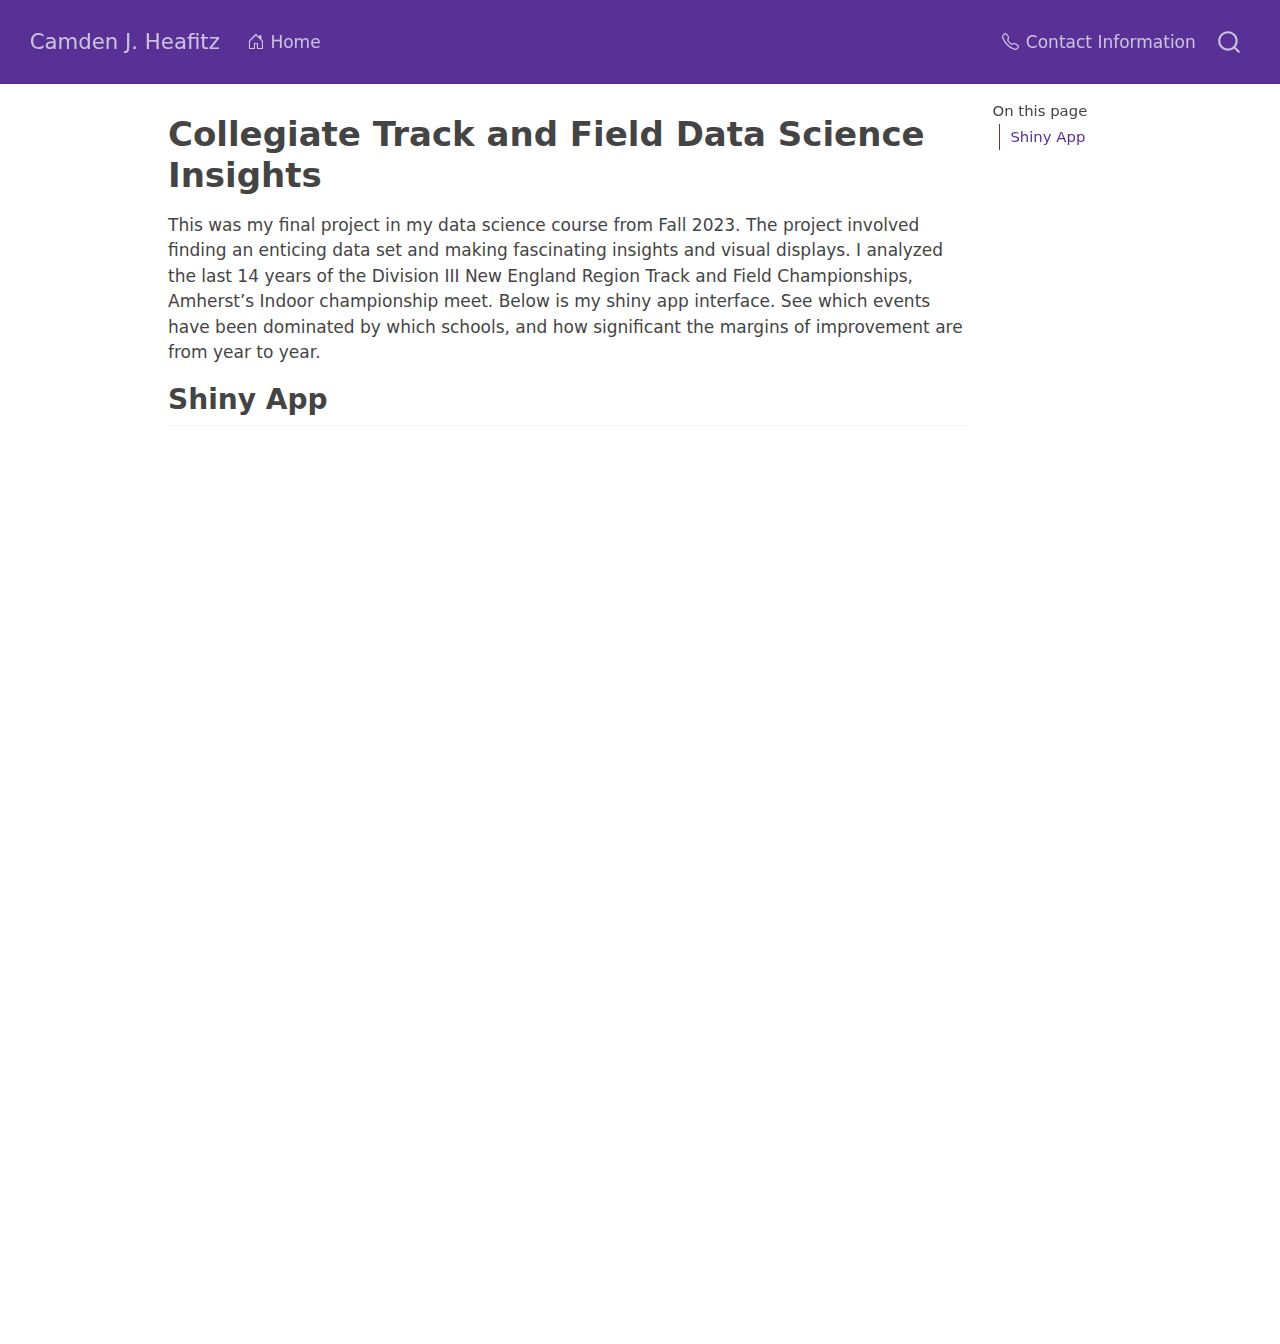
<file: docs/aatrack.html>
<!DOCTYPE html>
<html xmlns="http://www.w3.org/1999/xhtml" lang="en" xml:lang="en"><head>

<meta charset="utf-8">
<meta name="generator" content="quarto-1.4.555">

<meta name="viewport" content="width=device-width, initial-scale=1.0, user-scalable=yes">


<title>Camden J. Heafitz - Collegiate Track and Field Data Science Insights</title>
<style>
code{white-space: pre-wrap;}
span.smallcaps{font-variant: small-caps;}
div.columns{display: flex; gap: min(4vw, 1.5em);}
div.column{flex: auto; overflow-x: auto;}
div.hanging-indent{margin-left: 1.5em; text-indent: -1.5em;}
ul.task-list{list-style: none;}
ul.task-list li input[type="checkbox"] {
  width: 0.8em;
  margin: 0 0.8em 0.2em -1em; /* quarto-specific, see https://github.com/quarto-dev/quarto-cli/issues/4556 */ 
  vertical-align: middle;
}
</style>


<script src="site_libs/quarto-nav/quarto-nav.js"></script>
<script src="site_libs/quarto-nav/headroom.min.js"></script>
<script src="site_libs/clipboard/clipboard.min.js"></script>
<script src="site_libs/quarto-search/autocomplete.umd.js"></script>
<script src="site_libs/quarto-search/fuse.min.js"></script>
<script src="site_libs/quarto-search/quarto-search.js"></script>
<meta name="quarto:offset" content="./">
<script src="site_libs/quarto-html/quarto.js"></script>
<script src="site_libs/quarto-html/popper.min.js"></script>
<script src="site_libs/quarto-html/tippy.umd.min.js"></script>
<script src="site_libs/quarto-html/anchor.min.js"></script>
<link href="site_libs/quarto-html/tippy.css" rel="stylesheet">
<link href="site_libs/quarto-html/quarto-syntax-highlighting.css" rel="stylesheet" id="quarto-text-highlighting-styles">
<script src="site_libs/bootstrap/bootstrap.min.js"></script>
<link href="site_libs/bootstrap/bootstrap-icons.css" rel="stylesheet">
<link href="site_libs/bootstrap/bootstrap.min.css" rel="stylesheet" id="quarto-bootstrap" data-mode="light">
<script id="quarto-search-options" type="application/json">{
  "location": "navbar",
  "copy-button": false,
  "collapse-after": 3,
  "panel-placement": "end",
  "type": "overlay",
  "limit": 50,
  "keyboard-shortcut": [
    "f",
    "/",
    "s"
  ],
  "show-item-context": false,
  "language": {
    "search-no-results-text": "No results",
    "search-matching-documents-text": "matching documents",
    "search-copy-link-title": "Copy link to search",
    "search-hide-matches-text": "Hide additional matches",
    "search-more-match-text": "more match in this document",
    "search-more-matches-text": "more matches in this document",
    "search-clear-button-title": "Clear",
    "search-text-placeholder": "",
    "search-detached-cancel-button-title": "Cancel",
    "search-submit-button-title": "Submit",
    "search-label": "Search"
  }
}</script>


<link rel="stylesheet" href="styles.css">
</head>

<body class="nav-fixed">

<div id="quarto-search-results"></div>
  <header id="quarto-header" class="headroom fixed-top">
    <nav class="navbar navbar-expand-lg " data-bs-theme="dark">
      <div class="navbar-container container-fluid">
      <div class="navbar-brand-container mx-auto">
    <a class="navbar-brand" href="./index.html">
    <span class="navbar-title">Camden J. Heafitz</span>
    </a>
  </div>
            <div id="quarto-search" class="" title="Search"></div>
          <button class="navbar-toggler" type="button" data-bs-toggle="collapse" data-bs-target="#navbarCollapse" aria-controls="navbarCollapse" aria-expanded="false" aria-label="Toggle navigation" onclick="if (window.quartoToggleHeadroom) { window.quartoToggleHeadroom(); }">
  <span class="navbar-toggler-icon"></span>
</button>
          <div class="collapse navbar-collapse" id="navbarCollapse">
            <ul class="navbar-nav navbar-nav-scroll me-auto">
  <li class="nav-item">
    <a class="nav-link" href="./index.html"> <i class="bi bi-house-door" role="img">
</i> 
<span class="menu-text">Home</span></a>
  </li>  
</ul>
            <ul class="navbar-nav navbar-nav-scroll ms-auto">
  <li class="nav-item">
    <a class="nav-link" href="./about.html"> <i class="bi bi-telephone" role="img">
</i> 
<span class="menu-text">Contact Information</span></a>
  </li>  
</ul>
          </div> <!-- /navcollapse -->
          <div class="quarto-navbar-tools">
</div>
      </div> <!-- /container-fluid -->
    </nav>
</header>
<!-- content -->
<div id="quarto-content" class="quarto-container page-columns page-rows-contents page-layout-article page-navbar">
<!-- sidebar -->
<!-- margin-sidebar -->
    <div id="quarto-margin-sidebar" class="sidebar margin-sidebar">
        <nav id="TOC" role="doc-toc" class="toc-active">
    <h2 id="toc-title">On this page</h2>
   
  <ul>
  <li><a href="#shiny-app" id="toc-shiny-app" class="nav-link active" data-scroll-target="#shiny-app">Shiny App</a></li>
  </ul>
</nav>
    </div>
<!-- main -->
<main class="content" id="quarto-document-content">

<header id="title-block-header" class="quarto-title-block default">
<div class="quarto-title">
<h1 class="title">Collegiate Track and Field Data Science Insights</h1>
</div>



<div class="quarto-title-meta">

    
  
    
  </div>
  


</header>


<p>This was my final project in my data science course from Fall 2023. The project involved finding an enticing data set and making fascinating insights and visual displays. I analyzed the last 14 years of the Division III New England Region Track and Field Championships, Amherst’s Indoor championship meet. Below is my shiny app interface. See which events have been dominated by which schools, and how significant the margins of improvement are from year to year.</p>
<section id="shiny-app" class="level2">
<h2 class="anchored" data-anchor-id="shiny-app">Shiny App</h2>
<iframe src=" https://cheafitz25.shinyapps.io/shiny_app/" width="120%" height="800px">
</iframe>


</section>

</main> <!-- /main -->
<script id="quarto-html-after-body" type="application/javascript">
window.document.addEventListener("DOMContentLoaded", function (event) {
  const toggleBodyColorMode = (bsSheetEl) => {
    const mode = bsSheetEl.getAttribute("data-mode");
    const bodyEl = window.document.querySelector("body");
    if (mode === "dark") {
      bodyEl.classList.add("quarto-dark");
      bodyEl.classList.remove("quarto-light");
    } else {
      bodyEl.classList.add("quarto-light");
      bodyEl.classList.remove("quarto-dark");
    }
  }
  const toggleBodyColorPrimary = () => {
    const bsSheetEl = window.document.querySelector("link#quarto-bootstrap");
    if (bsSheetEl) {
      toggleBodyColorMode(bsSheetEl);
    }
  }
  toggleBodyColorPrimary();  
  const icon = "";
  const anchorJS = new window.AnchorJS();
  anchorJS.options = {
    placement: 'right',
    icon: icon
  };
  anchorJS.add('.anchored');
  const isCodeAnnotation = (el) => {
    for (const clz of el.classList) {
      if (clz.startsWith('code-annotation-')) {                     
        return true;
      }
    }
    return false;
  }
  const clipboard = new window.ClipboardJS('.code-copy-button', {
    text: function(trigger) {
      const codeEl = trigger.previousElementSibling.cloneNode(true);
      for (const childEl of codeEl.children) {
        if (isCodeAnnotation(childEl)) {
          childEl.remove();
        }
      }
      return codeEl.innerText;
    }
  });
  clipboard.on('success', function(e) {
    // button target
    const button = e.trigger;
    // don't keep focus
    button.blur();
    // flash "checked"
    button.classList.add('code-copy-button-checked');
    var currentTitle = button.getAttribute("title");
    button.setAttribute("title", "Copied!");
    let tooltip;
    if (window.bootstrap) {
      button.setAttribute("data-bs-toggle", "tooltip");
      button.setAttribute("data-bs-placement", "left");
      button.setAttribute("data-bs-title", "Copied!");
      tooltip = new bootstrap.Tooltip(button, 
        { trigger: "manual", 
          customClass: "code-copy-button-tooltip",
          offset: [0, -8]});
      tooltip.show();    
    }
    setTimeout(function() {
      if (tooltip) {
        tooltip.hide();
        button.removeAttribute("data-bs-title");
        button.removeAttribute("data-bs-toggle");
        button.removeAttribute("data-bs-placement");
      }
      button.setAttribute("title", currentTitle);
      button.classList.remove('code-copy-button-checked');
    }, 1000);
    // clear code selection
    e.clearSelection();
  });
    var localhostRegex = new RegExp(/^(?:http|https):\/\/localhost\:?[0-9]*\//);
    var mailtoRegex = new RegExp(/^mailto:/);
      var filterRegex = new RegExp('/' + window.location.host + '/');
    var isInternal = (href) => {
        return filterRegex.test(href) || localhostRegex.test(href) || mailtoRegex.test(href);
    }
    // Inspect non-navigation links and adorn them if external
 	var links = window.document.querySelectorAll('a[href]:not(.nav-link):not(.navbar-brand):not(.toc-action):not(.sidebar-link):not(.sidebar-item-toggle):not(.pagination-link):not(.no-external):not([aria-hidden]):not(.dropdown-item):not(.quarto-navigation-tool)');
    for (var i=0; i<links.length; i++) {
      const link = links[i];
      if (!isInternal(link.href)) {
        // undo the damage that might have been done by quarto-nav.js in the case of
        // links that we want to consider external
        if (link.dataset.originalHref !== undefined) {
          link.href = link.dataset.originalHref;
        }
      }
    }
  function tippyHover(el, contentFn, onTriggerFn, onUntriggerFn) {
    const config = {
      allowHTML: true,
      maxWidth: 500,
      delay: 100,
      arrow: false,
      appendTo: function(el) {
          return el.parentElement;
      },
      interactive: true,
      interactiveBorder: 10,
      theme: 'quarto',
      placement: 'bottom-start',
    };
    if (contentFn) {
      config.content = contentFn;
    }
    if (onTriggerFn) {
      config.onTrigger = onTriggerFn;
    }
    if (onUntriggerFn) {
      config.onUntrigger = onUntriggerFn;
    }
    window.tippy(el, config); 
  }
  const noterefs = window.document.querySelectorAll('a[role="doc-noteref"]');
  for (var i=0; i<noterefs.length; i++) {
    const ref = noterefs[i];
    tippyHover(ref, function() {
      // use id or data attribute instead here
      let href = ref.getAttribute('data-footnote-href') || ref.getAttribute('href');
      try { href = new URL(href).hash; } catch {}
      const id = href.replace(/^#\/?/, "");
      const note = window.document.getElementById(id);
      if (note) {
        return note.innerHTML;
      } else {
        return "";
      }
    });
  }
  const xrefs = window.document.querySelectorAll('a.quarto-xref');
  const processXRef = (id, note) => {
    // Strip column container classes
    const stripColumnClz = (el) => {
      el.classList.remove("page-full", "page-columns");
      if (el.children) {
        for (const child of el.children) {
          stripColumnClz(child);
        }
      }
    }
    stripColumnClz(note)
    if (id === null || id.startsWith('sec-')) {
      // Special case sections, only their first couple elements
      const container = document.createElement("div");
      if (note.children && note.children.length > 2) {
        container.appendChild(note.children[0].cloneNode(true));
        for (let i = 1; i < note.children.length; i++) {
          const child = note.children[i];
          if (child.tagName === "P" && child.innerText === "") {
            continue;
          } else {
            container.appendChild(child.cloneNode(true));
            break;
          }
        }
        if (window.Quarto?.typesetMath) {
          window.Quarto.typesetMath(container);
        }
        return container.innerHTML
      } else {
        if (window.Quarto?.typesetMath) {
          window.Quarto.typesetMath(note);
        }
        return note.innerHTML;
      }
    } else {
      // Remove any anchor links if they are present
      const anchorLink = note.querySelector('a.anchorjs-link');
      if (anchorLink) {
        anchorLink.remove();
      }
      if (window.Quarto?.typesetMath) {
        window.Quarto.typesetMath(note);
      }
      // TODO in 1.5, we should make sure this works without a callout special case
      if (note.classList.contains("callout")) {
        return note.outerHTML;
      } else {
        return note.innerHTML;
      }
    }
  }
  for (var i=0; i<xrefs.length; i++) {
    const xref = xrefs[i];
    tippyHover(xref, undefined, function(instance) {
      instance.disable();
      let url = xref.getAttribute('href');
      let hash = undefined; 
      if (url.startsWith('#')) {
        hash = url;
      } else {
        try { hash = new URL(url).hash; } catch {}
      }
      if (hash) {
        const id = hash.replace(/^#\/?/, "");
        const note = window.document.getElementById(id);
        if (note !== null) {
          try {
            const html = processXRef(id, note.cloneNode(true));
            instance.setContent(html);
          } finally {
            instance.enable();
            instance.show();
          }
        } else {
          // See if we can fetch this
          fetch(url.split('#')[0])
          .then(res => res.text())
          .then(html => {
            const parser = new DOMParser();
            const htmlDoc = parser.parseFromString(html, "text/html");
            const note = htmlDoc.getElementById(id);
            if (note !== null) {
              const html = processXRef(id, note);
              instance.setContent(html);
            } 
          }).finally(() => {
            instance.enable();
            instance.show();
          });
        }
      } else {
        // See if we can fetch a full url (with no hash to target)
        // This is a special case and we should probably do some content thinning / targeting
        fetch(url)
        .then(res => res.text())
        .then(html => {
          const parser = new DOMParser();
          const htmlDoc = parser.parseFromString(html, "text/html");
          const note = htmlDoc.querySelector('main.content');
          if (note !== null) {
            // This should only happen for chapter cross references
            // (since there is no id in the URL)
            // remove the first header
            if (note.children.length > 0 && note.children[0].tagName === "HEADER") {
              note.children[0].remove();
            }
            const html = processXRef(null, note);
            instance.setContent(html);
          } 
        }).finally(() => {
          instance.enable();
          instance.show();
        });
      }
    }, function(instance) {
    });
  }
      let selectedAnnoteEl;
      const selectorForAnnotation = ( cell, annotation) => {
        let cellAttr = 'data-code-cell="' + cell + '"';
        let lineAttr = 'data-code-annotation="' +  annotation + '"';
        const selector = 'span[' + cellAttr + '][' + lineAttr + ']';
        return selector;
      }
      const selectCodeLines = (annoteEl) => {
        const doc = window.document;
        const targetCell = annoteEl.getAttribute("data-target-cell");
        const targetAnnotation = annoteEl.getAttribute("data-target-annotation");
        const annoteSpan = window.document.querySelector(selectorForAnnotation(targetCell, targetAnnotation));
        const lines = annoteSpan.getAttribute("data-code-lines").split(",");
        const lineIds = lines.map((line) => {
          return targetCell + "-" + line;
        })
        let top = null;
        let height = null;
        let parent = null;
        if (lineIds.length > 0) {
            //compute the position of the single el (top and bottom and make a div)
            const el = window.document.getElementById(lineIds[0]);
            top = el.offsetTop;
            height = el.offsetHeight;
            parent = el.parentElement.parentElement;
          if (lineIds.length > 1) {
            const lastEl = window.document.getElementById(lineIds[lineIds.length - 1]);
            const bottom = lastEl.offsetTop + lastEl.offsetHeight;
            height = bottom - top;
          }
          if (top !== null && height !== null && parent !== null) {
            // cook up a div (if necessary) and position it 
            let div = window.document.getElementById("code-annotation-line-highlight");
            if (div === null) {
              div = window.document.createElement("div");
              div.setAttribute("id", "code-annotation-line-highlight");
              div.style.position = 'absolute';
              parent.appendChild(div);
            }
            div.style.top = top - 2 + "px";
            div.style.height = height + 4 + "px";
            div.style.left = 0;
            let gutterDiv = window.document.getElementById("code-annotation-line-highlight-gutter");
            if (gutterDiv === null) {
              gutterDiv = window.document.createElement("div");
              gutterDiv.setAttribute("id", "code-annotation-line-highlight-gutter");
              gutterDiv.style.position = 'absolute';
              const codeCell = window.document.getElementById(targetCell);
              const gutter = codeCell.querySelector('.code-annotation-gutter');
              gutter.appendChild(gutterDiv);
            }
            gutterDiv.style.top = top - 2 + "px";
            gutterDiv.style.height = height + 4 + "px";
          }
          selectedAnnoteEl = annoteEl;
        }
      };
      const unselectCodeLines = () => {
        const elementsIds = ["code-annotation-line-highlight", "code-annotation-line-highlight-gutter"];
        elementsIds.forEach((elId) => {
          const div = window.document.getElementById(elId);
          if (div) {
            div.remove();
          }
        });
        selectedAnnoteEl = undefined;
      };
        // Handle positioning of the toggle
    window.addEventListener(
      "resize",
      throttle(() => {
        elRect = undefined;
        if (selectedAnnoteEl) {
          selectCodeLines(selectedAnnoteEl);
        }
      }, 10)
    );
    function throttle(fn, ms) {
    let throttle = false;
    let timer;
      return (...args) => {
        if(!throttle) { // first call gets through
            fn.apply(this, args);
            throttle = true;
        } else { // all the others get throttled
            if(timer) clearTimeout(timer); // cancel #2
            timer = setTimeout(() => {
              fn.apply(this, args);
              timer = throttle = false;
            }, ms);
        }
      };
    }
      // Attach click handler to the DT
      const annoteDls = window.document.querySelectorAll('dt[data-target-cell]');
      for (const annoteDlNode of annoteDls) {
        annoteDlNode.addEventListener('click', (event) => {
          const clickedEl = event.target;
          if (clickedEl !== selectedAnnoteEl) {
            unselectCodeLines();
            const activeEl = window.document.querySelector('dt[data-target-cell].code-annotation-active');
            if (activeEl) {
              activeEl.classList.remove('code-annotation-active');
            }
            selectCodeLines(clickedEl);
            clickedEl.classList.add('code-annotation-active');
          } else {
            // Unselect the line
            unselectCodeLines();
            clickedEl.classList.remove('code-annotation-active');
          }
        });
      }
  const findCites = (el) => {
    const parentEl = el.parentElement;
    if (parentEl) {
      const cites = parentEl.dataset.cites;
      if (cites) {
        return {
          el,
          cites: cites.split(' ')
        };
      } else {
        return findCites(el.parentElement)
      }
    } else {
      return undefined;
    }
  };
  var bibliorefs = window.document.querySelectorAll('a[role="doc-biblioref"]');
  for (var i=0; i<bibliorefs.length; i++) {
    const ref = bibliorefs[i];
    const citeInfo = findCites(ref);
    if (citeInfo) {
      tippyHover(citeInfo.el, function() {
        var popup = window.document.createElement('div');
        citeInfo.cites.forEach(function(cite) {
          var citeDiv = window.document.createElement('div');
          citeDiv.classList.add('hanging-indent');
          citeDiv.classList.add('csl-entry');
          var biblioDiv = window.document.getElementById('ref-' + cite);
          if (biblioDiv) {
            citeDiv.innerHTML = biblioDiv.innerHTML;
          }
          popup.appendChild(citeDiv);
        });
        return popup.innerHTML;
      });
    }
  }
});
</script>
</div> <!-- /content -->




</body></html>
</file>
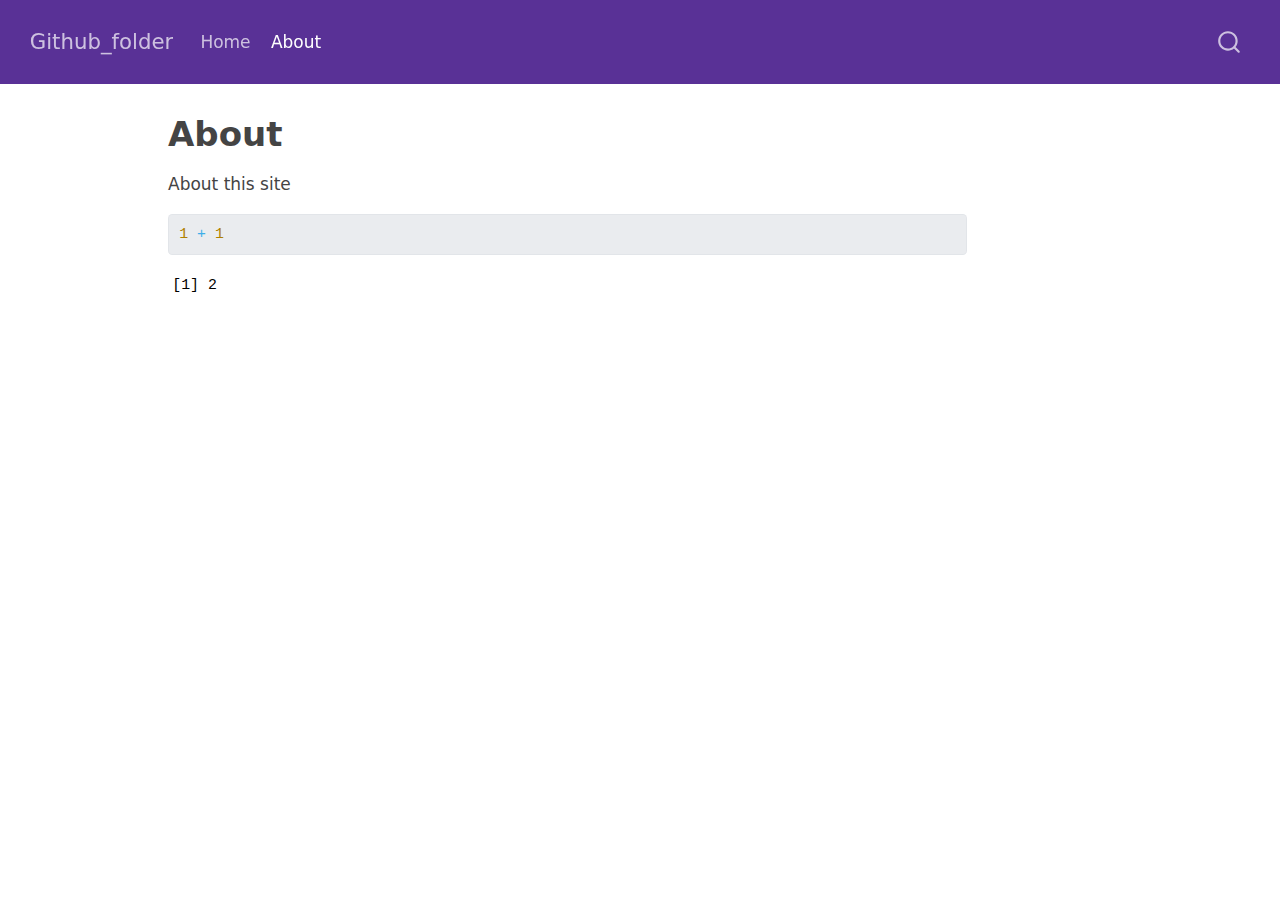
<file: docs/about.html>
<!DOCTYPE html>
<html xmlns="http://www.w3.org/1999/xhtml" lang="en" xml:lang="en"><head>

<meta charset="utf-8">
<meta name="generator" content="quarto-1.4.555">

<meta name="viewport" content="width=device-width, initial-scale=1.0, user-scalable=yes">


<title>Github_folder - About</title>
<style>
code{white-space: pre-wrap;}
span.smallcaps{font-variant: small-caps;}
div.columns{display: flex; gap: min(4vw, 1.5em);}
div.column{flex: auto; overflow-x: auto;}
div.hanging-indent{margin-left: 1.5em; text-indent: -1.5em;}
ul.task-list{list-style: none;}
ul.task-list li input[type="checkbox"] {
  width: 0.8em;
  margin: 0 0.8em 0.2em -1em; /* quarto-specific, see https://github.com/quarto-dev/quarto-cli/issues/4556 */ 
  vertical-align: middle;
}
/* CSS for syntax highlighting */
pre > code.sourceCode { white-space: pre; position: relative; }
pre > code.sourceCode > span { line-height: 1.25; }
pre > code.sourceCode > span:empty { height: 1.2em; }
.sourceCode { overflow: visible; }
code.sourceCode > span { color: inherit; text-decoration: inherit; }
div.sourceCode { margin: 1em 0; }
pre.sourceCode { margin: 0; }
@media screen {
div.sourceCode { overflow: auto; }
}
@media print {
pre > code.sourceCode { white-space: pre-wrap; }
pre > code.sourceCode > span { text-indent: -5em; padding-left: 5em; }
}
pre.numberSource code
  { counter-reset: source-line 0; }
pre.numberSource code > span
  { position: relative; left: -4em; counter-increment: source-line; }
pre.numberSource code > span > a:first-child::before
  { content: counter(source-line);
    position: relative; left: -1em; text-align: right; vertical-align: baseline;
    border: none; display: inline-block;
    -webkit-touch-callout: none; -webkit-user-select: none;
    -khtml-user-select: none; -moz-user-select: none;
    -ms-user-select: none; user-select: none;
    padding: 0 4px; width: 4em;
  }
pre.numberSource { margin-left: 3em;  padding-left: 4px; }
div.sourceCode
  {   }
@media screen {
pre > code.sourceCode > span > a:first-child::before { text-decoration: underline; }
}
</style>


<script src="site_libs/quarto-nav/quarto-nav.js"></script>
<script src="site_libs/quarto-nav/headroom.min.js"></script>
<script src="site_libs/clipboard/clipboard.min.js"></script>
<script src="site_libs/quarto-search/autocomplete.umd.js"></script>
<script src="site_libs/quarto-search/fuse.min.js"></script>
<script src="site_libs/quarto-search/quarto-search.js"></script>
<meta name="quarto:offset" content="./">
<script src="site_libs/quarto-html/quarto.js"></script>
<script src="site_libs/quarto-html/popper.min.js"></script>
<script src="site_libs/quarto-html/tippy.umd.min.js"></script>
<script src="site_libs/quarto-html/anchor.min.js"></script>
<link href="site_libs/quarto-html/tippy.css" rel="stylesheet">
<link href="site_libs/quarto-html/quarto-syntax-highlighting.css" rel="stylesheet" id="quarto-text-highlighting-styles">
<script src="site_libs/bootstrap/bootstrap.min.js"></script>
<link href="site_libs/bootstrap/bootstrap-icons.css" rel="stylesheet">
<link href="site_libs/bootstrap/bootstrap.min.css" rel="stylesheet" id="quarto-bootstrap" data-mode="light">
<script id="quarto-search-options" type="application/json">{
  "location": "navbar",
  "copy-button": false,
  "collapse-after": 3,
  "panel-placement": "end",
  "type": "overlay",
  "limit": 50,
  "keyboard-shortcut": [
    "f",
    "/",
    "s"
  ],
  "show-item-context": false,
  "language": {
    "search-no-results-text": "No results",
    "search-matching-documents-text": "matching documents",
    "search-copy-link-title": "Copy link to search",
    "search-hide-matches-text": "Hide additional matches",
    "search-more-match-text": "more match in this document",
    "search-more-matches-text": "more matches in this document",
    "search-clear-button-title": "Clear",
    "search-text-placeholder": "",
    "search-detached-cancel-button-title": "Cancel",
    "search-submit-button-title": "Submit",
    "search-label": "Search"
  }
}</script>


<link rel="stylesheet" href="styles.css">
</head>

<body class="nav-fixed">

<div id="quarto-search-results"></div>
  <header id="quarto-header" class="headroom fixed-top">
    <nav class="navbar navbar-expand-lg " data-bs-theme="dark">
      <div class="navbar-container container-fluid">
      <div class="navbar-brand-container mx-auto">
    <a class="navbar-brand" href="./index.html">
    <span class="navbar-title">Github_folder</span>
    </a>
  </div>
            <div id="quarto-search" class="" title="Search"></div>
          <button class="navbar-toggler" type="button" data-bs-toggle="collapse" data-bs-target="#navbarCollapse" aria-controls="navbarCollapse" aria-expanded="false" aria-label="Toggle navigation" onclick="if (window.quartoToggleHeadroom) { window.quartoToggleHeadroom(); }">
  <span class="navbar-toggler-icon"></span>
</button>
          <div class="collapse navbar-collapse" id="navbarCollapse">
            <ul class="navbar-nav navbar-nav-scroll me-auto">
  <li class="nav-item">
    <a class="nav-link" href="./index.html"> 
<span class="menu-text">Home</span></a>
  </li>  
  <li class="nav-item">
    <a class="nav-link active" href="./about.html" aria-current="page"> 
<span class="menu-text">About</span></a>
  </li>  
</ul>
          </div> <!-- /navcollapse -->
          <div class="quarto-navbar-tools">
</div>
      </div> <!-- /container-fluid -->
    </nav>
</header>
<!-- content -->
<div id="quarto-content" class="quarto-container page-columns page-rows-contents page-layout-article page-navbar">
<!-- sidebar -->
<!-- margin-sidebar -->
    <div id="quarto-margin-sidebar" class="sidebar margin-sidebar">
        
    </div>
<!-- main -->
<main class="content" id="quarto-document-content">

<header id="title-block-header" class="quarto-title-block default">
<div class="quarto-title">
<h1 class="title">About</h1>
</div>



<div class="quarto-title-meta">

    
  
    
  </div>
  


</header>


<p>About this site</p>
<div class="cell">
<div class="sourceCode cell-code" id="cb1"><pre class="sourceCode r code-with-copy"><code class="sourceCode r"><span id="cb1-1"><a href="#cb1-1" aria-hidden="true" tabindex="-1"></a><span class="dv">1</span> <span class="sc">+</span> <span class="dv">1</span></span></code><button title="Copy to Clipboard" class="code-copy-button"><i class="bi"></i></button></pre></div>
<div class="cell-output cell-output-stdout">
<pre><code>[1] 2</code></pre>
</div>
</div>



</main> <!-- /main -->
<script id="quarto-html-after-body" type="application/javascript">
window.document.addEventListener("DOMContentLoaded", function (event) {
  const toggleBodyColorMode = (bsSheetEl) => {
    const mode = bsSheetEl.getAttribute("data-mode");
    const bodyEl = window.document.querySelector("body");
    if (mode === "dark") {
      bodyEl.classList.add("quarto-dark");
      bodyEl.classList.remove("quarto-light");
    } else {
      bodyEl.classList.add("quarto-light");
      bodyEl.classList.remove("quarto-dark");
    }
  }
  const toggleBodyColorPrimary = () => {
    const bsSheetEl = window.document.querySelector("link#quarto-bootstrap");
    if (bsSheetEl) {
      toggleBodyColorMode(bsSheetEl);
    }
  }
  toggleBodyColorPrimary();  
  const icon = "";
  const anchorJS = new window.AnchorJS();
  anchorJS.options = {
    placement: 'right',
    icon: icon
  };
  anchorJS.add('.anchored');
  const isCodeAnnotation = (el) => {
    for (const clz of el.classList) {
      if (clz.startsWith('code-annotation-')) {                     
        return true;
      }
    }
    return false;
  }
  const clipboard = new window.ClipboardJS('.code-copy-button', {
    text: function(trigger) {
      const codeEl = trigger.previousElementSibling.cloneNode(true);
      for (const childEl of codeEl.children) {
        if (isCodeAnnotation(childEl)) {
          childEl.remove();
        }
      }
      return codeEl.innerText;
    }
  });
  clipboard.on('success', function(e) {
    // button target
    const button = e.trigger;
    // don't keep focus
    button.blur();
    // flash "checked"
    button.classList.add('code-copy-button-checked');
    var currentTitle = button.getAttribute("title");
    button.setAttribute("title", "Copied!");
    let tooltip;
    if (window.bootstrap) {
      button.setAttribute("data-bs-toggle", "tooltip");
      button.setAttribute("data-bs-placement", "left");
      button.setAttribute("data-bs-title", "Copied!");
      tooltip = new bootstrap.Tooltip(button, 
        { trigger: "manual", 
          customClass: "code-copy-button-tooltip",
          offset: [0, -8]});
      tooltip.show();    
    }
    setTimeout(function() {
      if (tooltip) {
        tooltip.hide();
        button.removeAttribute("data-bs-title");
        button.removeAttribute("data-bs-toggle");
        button.removeAttribute("data-bs-placement");
      }
      button.setAttribute("title", currentTitle);
      button.classList.remove('code-copy-button-checked');
    }, 1000);
    // clear code selection
    e.clearSelection();
  });
    var localhostRegex = new RegExp(/^(?:http|https):\/\/localhost\:?[0-9]*\//);
    var mailtoRegex = new RegExp(/^mailto:/);
      var filterRegex = new RegExp('/' + window.location.host + '/');
    var isInternal = (href) => {
        return filterRegex.test(href) || localhostRegex.test(href) || mailtoRegex.test(href);
    }
    // Inspect non-navigation links and adorn them if external
 	var links = window.document.querySelectorAll('a[href]:not(.nav-link):not(.navbar-brand):not(.toc-action):not(.sidebar-link):not(.sidebar-item-toggle):not(.pagination-link):not(.no-external):not([aria-hidden]):not(.dropdown-item):not(.quarto-navigation-tool)');
    for (var i=0; i<links.length; i++) {
      const link = links[i];
      if (!isInternal(link.href)) {
        // undo the damage that might have been done by quarto-nav.js in the case of
        // links that we want to consider external
        if (link.dataset.originalHref !== undefined) {
          link.href = link.dataset.originalHref;
        }
      }
    }
  function tippyHover(el, contentFn, onTriggerFn, onUntriggerFn) {
    const config = {
      allowHTML: true,
      maxWidth: 500,
      delay: 100,
      arrow: false,
      appendTo: function(el) {
          return el.parentElement;
      },
      interactive: true,
      interactiveBorder: 10,
      theme: 'quarto',
      placement: 'bottom-start',
    };
    if (contentFn) {
      config.content = contentFn;
    }
    if (onTriggerFn) {
      config.onTrigger = onTriggerFn;
    }
    if (onUntriggerFn) {
      config.onUntrigger = onUntriggerFn;
    }
    window.tippy(el, config); 
  }
  const noterefs = window.document.querySelectorAll('a[role="doc-noteref"]');
  for (var i=0; i<noterefs.length; i++) {
    const ref = noterefs[i];
    tippyHover(ref, function() {
      // use id or data attribute instead here
      let href = ref.getAttribute('data-footnote-href') || ref.getAttribute('href');
      try { href = new URL(href).hash; } catch {}
      const id = href.replace(/^#\/?/, "");
      const note = window.document.getElementById(id);
      if (note) {
        return note.innerHTML;
      } else {
        return "";
      }
    });
  }
  const xrefs = window.document.querySelectorAll('a.quarto-xref');
  const processXRef = (id, note) => {
    // Strip column container classes
    const stripColumnClz = (el) => {
      el.classList.remove("page-full", "page-columns");
      if (el.children) {
        for (const child of el.children) {
          stripColumnClz(child);
        }
      }
    }
    stripColumnClz(note)
    if (id === null || id.startsWith('sec-')) {
      // Special case sections, only their first couple elements
      const container = document.createElement("div");
      if (note.children && note.children.length > 2) {
        container.appendChild(note.children[0].cloneNode(true));
        for (let i = 1; i < note.children.length; i++) {
          const child = note.children[i];
          if (child.tagName === "P" && child.innerText === "") {
            continue;
          } else {
            container.appendChild(child.cloneNode(true));
            break;
          }
        }
        if (window.Quarto?.typesetMath) {
          window.Quarto.typesetMath(container);
        }
        return container.innerHTML
      } else {
        if (window.Quarto?.typesetMath) {
          window.Quarto.typesetMath(note);
        }
        return note.innerHTML;
      }
    } else {
      // Remove any anchor links if they are present
      const anchorLink = note.querySelector('a.anchorjs-link');
      if (anchorLink) {
        anchorLink.remove();
      }
      if (window.Quarto?.typesetMath) {
        window.Quarto.typesetMath(note);
      }
      // TODO in 1.5, we should make sure this works without a callout special case
      if (note.classList.contains("callout")) {
        return note.outerHTML;
      } else {
        return note.innerHTML;
      }
    }
  }
  for (var i=0; i<xrefs.length; i++) {
    const xref = xrefs[i];
    tippyHover(xref, undefined, function(instance) {
      instance.disable();
      let url = xref.getAttribute('href');
      let hash = undefined; 
      if (url.startsWith('#')) {
        hash = url;
      } else {
        try { hash = new URL(url).hash; } catch {}
      }
      if (hash) {
        const id = hash.replace(/^#\/?/, "");
        const note = window.document.getElementById(id);
        if (note !== null) {
          try {
            const html = processXRef(id, note.cloneNode(true));
            instance.setContent(html);
          } finally {
            instance.enable();
            instance.show();
          }
        } else {
          // See if we can fetch this
          fetch(url.split('#')[0])
          .then(res => res.text())
          .then(html => {
            const parser = new DOMParser();
            const htmlDoc = parser.parseFromString(html, "text/html");
            const note = htmlDoc.getElementById(id);
            if (note !== null) {
              const html = processXRef(id, note);
              instance.setContent(html);
            } 
          }).finally(() => {
            instance.enable();
            instance.show();
          });
        }
      } else {
        // See if we can fetch a full url (with no hash to target)
        // This is a special case and we should probably do some content thinning / targeting
        fetch(url)
        .then(res => res.text())
        .then(html => {
          const parser = new DOMParser();
          const htmlDoc = parser.parseFromString(html, "text/html");
          const note = htmlDoc.querySelector('main.content');
          if (note !== null) {
            // This should only happen for chapter cross references
            // (since there is no id in the URL)
            // remove the first header
            if (note.children.length > 0 && note.children[0].tagName === "HEADER") {
              note.children[0].remove();
            }
            const html = processXRef(null, note);
            instance.setContent(html);
          } 
        }).finally(() => {
          instance.enable();
          instance.show();
        });
      }
    }, function(instance) {
    });
  }
      let selectedAnnoteEl;
      const selectorForAnnotation = ( cell, annotation) => {
        let cellAttr = 'data-code-cell="' + cell + '"';
        let lineAttr = 'data-code-annotation="' +  annotation + '"';
        const selector = 'span[' + cellAttr + '][' + lineAttr + ']';
        return selector;
      }
      const selectCodeLines = (annoteEl) => {
        const doc = window.document;
        const targetCell = annoteEl.getAttribute("data-target-cell");
        const targetAnnotation = annoteEl.getAttribute("data-target-annotation");
        const annoteSpan = window.document.querySelector(selectorForAnnotation(targetCell, targetAnnotation));
        const lines = annoteSpan.getAttribute("data-code-lines").split(",");
        const lineIds = lines.map((line) => {
          return targetCell + "-" + line;
        })
        let top = null;
        let height = null;
        let parent = null;
        if (lineIds.length > 0) {
            //compute the position of the single el (top and bottom and make a div)
            const el = window.document.getElementById(lineIds[0]);
            top = el.offsetTop;
            height = el.offsetHeight;
            parent = el.parentElement.parentElement;
          if (lineIds.length > 1) {
            const lastEl = window.document.getElementById(lineIds[lineIds.length - 1]);
            const bottom = lastEl.offsetTop + lastEl.offsetHeight;
            height = bottom - top;
          }
          if (top !== null && height !== null && parent !== null) {
            // cook up a div (if necessary) and position it 
            let div = window.document.getElementById("code-annotation-line-highlight");
            if (div === null) {
              div = window.document.createElement("div");
              div.setAttribute("id", "code-annotation-line-highlight");
              div.style.position = 'absolute';
              parent.appendChild(div);
            }
            div.style.top = top - 2 + "px";
            div.style.height = height + 4 + "px";
            div.style.left = 0;
            let gutterDiv = window.document.getElementById("code-annotation-line-highlight-gutter");
            if (gutterDiv === null) {
              gutterDiv = window.document.createElement("div");
              gutterDiv.setAttribute("id", "code-annotation-line-highlight-gutter");
              gutterDiv.style.position = 'absolute';
              const codeCell = window.document.getElementById(targetCell);
              const gutter = codeCell.querySelector('.code-annotation-gutter');
              gutter.appendChild(gutterDiv);
            }
            gutterDiv.style.top = top - 2 + "px";
            gutterDiv.style.height = height + 4 + "px";
          }
          selectedAnnoteEl = annoteEl;
        }
      };
      const unselectCodeLines = () => {
        const elementsIds = ["code-annotation-line-highlight", "code-annotation-line-highlight-gutter"];
        elementsIds.forEach((elId) => {
          const div = window.document.getElementById(elId);
          if (div) {
            div.remove();
          }
        });
        selectedAnnoteEl = undefined;
      };
        // Handle positioning of the toggle
    window.addEventListener(
      "resize",
      throttle(() => {
        elRect = undefined;
        if (selectedAnnoteEl) {
          selectCodeLines(selectedAnnoteEl);
        }
      }, 10)
    );
    function throttle(fn, ms) {
    let throttle = false;
    let timer;
      return (...args) => {
        if(!throttle) { // first call gets through
            fn.apply(this, args);
            throttle = true;
        } else { // all the others get throttled
            if(timer) clearTimeout(timer); // cancel #2
            timer = setTimeout(() => {
              fn.apply(this, args);
              timer = throttle = false;
            }, ms);
        }
      };
    }
      // Attach click handler to the DT
      const annoteDls = window.document.querySelectorAll('dt[data-target-cell]');
      for (const annoteDlNode of annoteDls) {
        annoteDlNode.addEventListener('click', (event) => {
          const clickedEl = event.target;
          if (clickedEl !== selectedAnnoteEl) {
            unselectCodeLines();
            const activeEl = window.document.querySelector('dt[data-target-cell].code-annotation-active');
            if (activeEl) {
              activeEl.classList.remove('code-annotation-active');
            }
            selectCodeLines(clickedEl);
            clickedEl.classList.add('code-annotation-active');
          } else {
            // Unselect the line
            unselectCodeLines();
            clickedEl.classList.remove('code-annotation-active');
          }
        });
      }
  const findCites = (el) => {
    const parentEl = el.parentElement;
    if (parentEl) {
      const cites = parentEl.dataset.cites;
      if (cites) {
        return {
          el,
          cites: cites.split(' ')
        };
      } else {
        return findCites(el.parentElement)
      }
    } else {
      return undefined;
    }
  };
  var bibliorefs = window.document.querySelectorAll('a[role="doc-biblioref"]');
  for (var i=0; i<bibliorefs.length; i++) {
    const ref = bibliorefs[i];
    const citeInfo = findCites(ref);
    if (citeInfo) {
      tippyHover(citeInfo.el, function() {
        var popup = window.document.createElement('div');
        citeInfo.cites.forEach(function(cite) {
          var citeDiv = window.document.createElement('div');
          citeDiv.classList.add('hanging-indent');
          citeDiv.classList.add('csl-entry');
          var biblioDiv = window.document.getElementById('ref-' + cite);
          if (biblioDiv) {
            citeDiv.innerHTML = biblioDiv.innerHTML;
          }
          popup.appendChild(citeDiv);
        });
        return popup.innerHTML;
      });
    }
  }
});
</script>
</div> <!-- /content -->




</body></html>
</file>
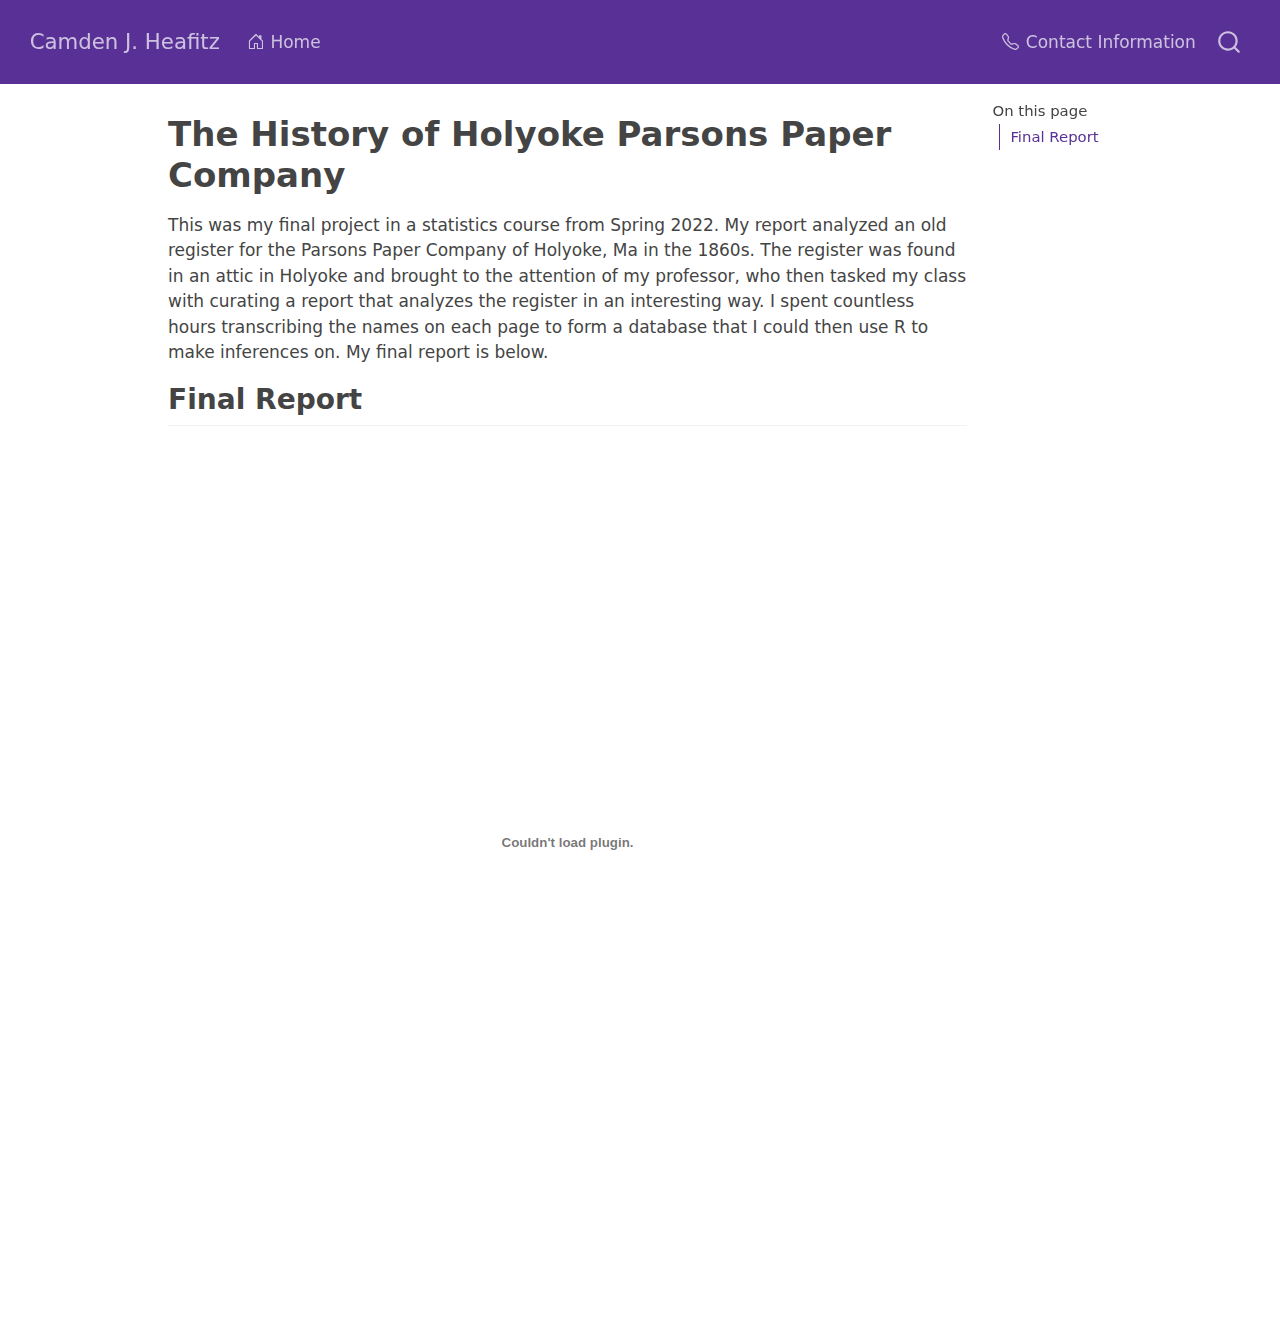
<file: docs/bbholyoke.html>
<!DOCTYPE html>
<html xmlns="http://www.w3.org/1999/xhtml" lang="en" xml:lang="en"><head>

<meta charset="utf-8">
<meta name="generator" content="quarto-1.4.555">

<meta name="viewport" content="width=device-width, initial-scale=1.0, user-scalable=yes">


<title>Camden J. Heafitz - The History of Holyoke Parsons Paper Company</title>
<style>
code{white-space: pre-wrap;}
span.smallcaps{font-variant: small-caps;}
div.columns{display: flex; gap: min(4vw, 1.5em);}
div.column{flex: auto; overflow-x: auto;}
div.hanging-indent{margin-left: 1.5em; text-indent: -1.5em;}
ul.task-list{list-style: none;}
ul.task-list li input[type="checkbox"] {
  width: 0.8em;
  margin: 0 0.8em 0.2em -1em; /* quarto-specific, see https://github.com/quarto-dev/quarto-cli/issues/4556 */ 
  vertical-align: middle;
}
</style>


<script src="site_libs/quarto-nav/quarto-nav.js"></script>
<script src="site_libs/quarto-nav/headroom.min.js"></script>
<script src="site_libs/clipboard/clipboard.min.js"></script>
<script src="site_libs/quarto-search/autocomplete.umd.js"></script>
<script src="site_libs/quarto-search/fuse.min.js"></script>
<script src="site_libs/quarto-search/quarto-search.js"></script>
<meta name="quarto:offset" content="./">
<script src="site_libs/quarto-html/quarto.js"></script>
<script src="site_libs/quarto-html/popper.min.js"></script>
<script src="site_libs/quarto-html/tippy.umd.min.js"></script>
<script src="site_libs/quarto-html/anchor.min.js"></script>
<link href="site_libs/quarto-html/tippy.css" rel="stylesheet">
<link href="site_libs/quarto-html/quarto-syntax-highlighting.css" rel="stylesheet" id="quarto-text-highlighting-styles">
<script src="site_libs/bootstrap/bootstrap.min.js"></script>
<link href="site_libs/bootstrap/bootstrap-icons.css" rel="stylesheet">
<link href="site_libs/bootstrap/bootstrap.min.css" rel="stylesheet" id="quarto-bootstrap" data-mode="light">
<script id="quarto-search-options" type="application/json">{
  "location": "navbar",
  "copy-button": false,
  "collapse-after": 3,
  "panel-placement": "end",
  "type": "overlay",
  "limit": 50,
  "keyboard-shortcut": [
    "f",
    "/",
    "s"
  ],
  "show-item-context": false,
  "language": {
    "search-no-results-text": "No results",
    "search-matching-documents-text": "matching documents",
    "search-copy-link-title": "Copy link to search",
    "search-hide-matches-text": "Hide additional matches",
    "search-more-match-text": "more match in this document",
    "search-more-matches-text": "more matches in this document",
    "search-clear-button-title": "Clear",
    "search-text-placeholder": "",
    "search-detached-cancel-button-title": "Cancel",
    "search-submit-button-title": "Submit",
    "search-label": "Search"
  }
}</script>


<link rel="stylesheet" href="styles.css">
</head>

<body class="nav-fixed">

<div id="quarto-search-results"></div>
  <header id="quarto-header" class="headroom fixed-top">
    <nav class="navbar navbar-expand-lg " data-bs-theme="dark">
      <div class="navbar-container container-fluid">
      <div class="navbar-brand-container mx-auto">
    <a class="navbar-brand" href="./index.html">
    <span class="navbar-title">Camden J. Heafitz</span>
    </a>
  </div>
            <div id="quarto-search" class="" title="Search"></div>
          <button class="navbar-toggler" type="button" data-bs-toggle="collapse" data-bs-target="#navbarCollapse" aria-controls="navbarCollapse" aria-expanded="false" aria-label="Toggle navigation" onclick="if (window.quartoToggleHeadroom) { window.quartoToggleHeadroom(); }">
  <span class="navbar-toggler-icon"></span>
</button>
          <div class="collapse navbar-collapse" id="navbarCollapse">
            <ul class="navbar-nav navbar-nav-scroll me-auto">
  <li class="nav-item">
    <a class="nav-link" href="./index.html"> <i class="bi bi-house-door" role="img">
</i> 
<span class="menu-text">Home</span></a>
  </li>  
</ul>
            <ul class="navbar-nav navbar-nav-scroll ms-auto">
  <li class="nav-item">
    <a class="nav-link" href="./about.html"> <i class="bi bi-telephone" role="img">
</i> 
<span class="menu-text">Contact Information</span></a>
  </li>  
</ul>
          </div> <!-- /navcollapse -->
          <div class="quarto-navbar-tools">
</div>
      </div> <!-- /container-fluid -->
    </nav>
</header>
<!-- content -->
<div id="quarto-content" class="quarto-container page-columns page-rows-contents page-layout-article page-navbar">
<!-- sidebar -->
<!-- margin-sidebar -->
    <div id="quarto-margin-sidebar" class="sidebar margin-sidebar">
        <nav id="TOC" role="doc-toc" class="toc-active">
    <h2 id="toc-title">On this page</h2>
   
  <ul>
  <li><a href="#final-report" id="toc-final-report" class="nav-link active" data-scroll-target="#final-report">Final Report</a></li>
  </ul>
</nav>
    </div>
<!-- main -->
<main class="content" id="quarto-document-content">

<header id="title-block-header" class="quarto-title-block default">
<div class="quarto-title">
<h1 class="title">The History of Holyoke Parsons Paper Company</h1>
</div>



<div class="quarto-title-meta">

    
  
    
  </div>
  


</header>


<p>This was my final project in a statistics course from Spring 2022. My report analyzed an old register for the Parsons Paper Company of Holyoke, Ma in the 1860s. The register was found in an attic in Holyoke and brought to the attention of my professor, who then tasked my class with curating a report that analyzes the register in an interesting way. I spent countless hours transcribing the names on each page to form a database that I could then use R to make inferences on. My final report is below.</p>
<section id="final-report" class="level2">
<h2 class="anchored" data-anchor-id="final-report">Final Report</h2>
<embed src="report.pdf" width="100%" height="800px">


</section>

</main> <!-- /main -->
<script id="quarto-html-after-body" type="application/javascript">
window.document.addEventListener("DOMContentLoaded", function (event) {
  const toggleBodyColorMode = (bsSheetEl) => {
    const mode = bsSheetEl.getAttribute("data-mode");
    const bodyEl = window.document.querySelector("body");
    if (mode === "dark") {
      bodyEl.classList.add("quarto-dark");
      bodyEl.classList.remove("quarto-light");
    } else {
      bodyEl.classList.add("quarto-light");
      bodyEl.classList.remove("quarto-dark");
    }
  }
  const toggleBodyColorPrimary = () => {
    const bsSheetEl = window.document.querySelector("link#quarto-bootstrap");
    if (bsSheetEl) {
      toggleBodyColorMode(bsSheetEl);
    }
  }
  toggleBodyColorPrimary();  
  const icon = "";
  const anchorJS = new window.AnchorJS();
  anchorJS.options = {
    placement: 'right',
    icon: icon
  };
  anchorJS.add('.anchored');
  const isCodeAnnotation = (el) => {
    for (const clz of el.classList) {
      if (clz.startsWith('code-annotation-')) {                     
        return true;
      }
    }
    return false;
  }
  const clipboard = new window.ClipboardJS('.code-copy-button', {
    text: function(trigger) {
      const codeEl = trigger.previousElementSibling.cloneNode(true);
      for (const childEl of codeEl.children) {
        if (isCodeAnnotation(childEl)) {
          childEl.remove();
        }
      }
      return codeEl.innerText;
    }
  });
  clipboard.on('success', function(e) {
    // button target
    const button = e.trigger;
    // don't keep focus
    button.blur();
    // flash "checked"
    button.classList.add('code-copy-button-checked');
    var currentTitle = button.getAttribute("title");
    button.setAttribute("title", "Copied!");
    let tooltip;
    if (window.bootstrap) {
      button.setAttribute("data-bs-toggle", "tooltip");
      button.setAttribute("data-bs-placement", "left");
      button.setAttribute("data-bs-title", "Copied!");
      tooltip = new bootstrap.Tooltip(button, 
        { trigger: "manual", 
          customClass: "code-copy-button-tooltip",
          offset: [0, -8]});
      tooltip.show();    
    }
    setTimeout(function() {
      if (tooltip) {
        tooltip.hide();
        button.removeAttribute("data-bs-title");
        button.removeAttribute("data-bs-toggle");
        button.removeAttribute("data-bs-placement");
      }
      button.setAttribute("title", currentTitle);
      button.classList.remove('code-copy-button-checked');
    }, 1000);
    // clear code selection
    e.clearSelection();
  });
    var localhostRegex = new RegExp(/^(?:http|https):\/\/localhost\:?[0-9]*\//);
    var mailtoRegex = new RegExp(/^mailto:/);
      var filterRegex = new RegExp('/' + window.location.host + '/');
    var isInternal = (href) => {
        return filterRegex.test(href) || localhostRegex.test(href) || mailtoRegex.test(href);
    }
    // Inspect non-navigation links and adorn them if external
 	var links = window.document.querySelectorAll('a[href]:not(.nav-link):not(.navbar-brand):not(.toc-action):not(.sidebar-link):not(.sidebar-item-toggle):not(.pagination-link):not(.no-external):not([aria-hidden]):not(.dropdown-item):not(.quarto-navigation-tool)');
    for (var i=0; i<links.length; i++) {
      const link = links[i];
      if (!isInternal(link.href)) {
        // undo the damage that might have been done by quarto-nav.js in the case of
        // links that we want to consider external
        if (link.dataset.originalHref !== undefined) {
          link.href = link.dataset.originalHref;
        }
      }
    }
  function tippyHover(el, contentFn, onTriggerFn, onUntriggerFn) {
    const config = {
      allowHTML: true,
      maxWidth: 500,
      delay: 100,
      arrow: false,
      appendTo: function(el) {
          return el.parentElement;
      },
      interactive: true,
      interactiveBorder: 10,
      theme: 'quarto',
      placement: 'bottom-start',
    };
    if (contentFn) {
      config.content = contentFn;
    }
    if (onTriggerFn) {
      config.onTrigger = onTriggerFn;
    }
    if (onUntriggerFn) {
      config.onUntrigger = onUntriggerFn;
    }
    window.tippy(el, config); 
  }
  const noterefs = window.document.querySelectorAll('a[role="doc-noteref"]');
  for (var i=0; i<noterefs.length; i++) {
    const ref = noterefs[i];
    tippyHover(ref, function() {
      // use id or data attribute instead here
      let href = ref.getAttribute('data-footnote-href') || ref.getAttribute('href');
      try { href = new URL(href).hash; } catch {}
      const id = href.replace(/^#\/?/, "");
      const note = window.document.getElementById(id);
      if (note) {
        return note.innerHTML;
      } else {
        return "";
      }
    });
  }
  const xrefs = window.document.querySelectorAll('a.quarto-xref');
  const processXRef = (id, note) => {
    // Strip column container classes
    const stripColumnClz = (el) => {
      el.classList.remove("page-full", "page-columns");
      if (el.children) {
        for (const child of el.children) {
          stripColumnClz(child);
        }
      }
    }
    stripColumnClz(note)
    if (id === null || id.startsWith('sec-')) {
      // Special case sections, only their first couple elements
      const container = document.createElement("div");
      if (note.children && note.children.length > 2) {
        container.appendChild(note.children[0].cloneNode(true));
        for (let i = 1; i < note.children.length; i++) {
          const child = note.children[i];
          if (child.tagName === "P" && child.innerText === "") {
            continue;
          } else {
            container.appendChild(child.cloneNode(true));
            break;
          }
        }
        if (window.Quarto?.typesetMath) {
          window.Quarto.typesetMath(container);
        }
        return container.innerHTML
      } else {
        if (window.Quarto?.typesetMath) {
          window.Quarto.typesetMath(note);
        }
        return note.innerHTML;
      }
    } else {
      // Remove any anchor links if they are present
      const anchorLink = note.querySelector('a.anchorjs-link');
      if (anchorLink) {
        anchorLink.remove();
      }
      if (window.Quarto?.typesetMath) {
        window.Quarto.typesetMath(note);
      }
      // TODO in 1.5, we should make sure this works without a callout special case
      if (note.classList.contains("callout")) {
        return note.outerHTML;
      } else {
        return note.innerHTML;
      }
    }
  }
  for (var i=0; i<xrefs.length; i++) {
    const xref = xrefs[i];
    tippyHover(xref, undefined, function(instance) {
      instance.disable();
      let url = xref.getAttribute('href');
      let hash = undefined; 
      if (url.startsWith('#')) {
        hash = url;
      } else {
        try { hash = new URL(url).hash; } catch {}
      }
      if (hash) {
        const id = hash.replace(/^#\/?/, "");
        const note = window.document.getElementById(id);
        if (note !== null) {
          try {
            const html = processXRef(id, note.cloneNode(true));
            instance.setContent(html);
          } finally {
            instance.enable();
            instance.show();
          }
        } else {
          // See if we can fetch this
          fetch(url.split('#')[0])
          .then(res => res.text())
          .then(html => {
            const parser = new DOMParser();
            const htmlDoc = parser.parseFromString(html, "text/html");
            const note = htmlDoc.getElementById(id);
            if (note !== null) {
              const html = processXRef(id, note);
              instance.setContent(html);
            } 
          }).finally(() => {
            instance.enable();
            instance.show();
          });
        }
      } else {
        // See if we can fetch a full url (with no hash to target)
        // This is a special case and we should probably do some content thinning / targeting
        fetch(url)
        .then(res => res.text())
        .then(html => {
          const parser = new DOMParser();
          const htmlDoc = parser.parseFromString(html, "text/html");
          const note = htmlDoc.querySelector('main.content');
          if (note !== null) {
            // This should only happen for chapter cross references
            // (since there is no id in the URL)
            // remove the first header
            if (note.children.length > 0 && note.children[0].tagName === "HEADER") {
              note.children[0].remove();
            }
            const html = processXRef(null, note);
            instance.setContent(html);
          } 
        }).finally(() => {
          instance.enable();
          instance.show();
        });
      }
    }, function(instance) {
    });
  }
      let selectedAnnoteEl;
      const selectorForAnnotation = ( cell, annotation) => {
        let cellAttr = 'data-code-cell="' + cell + '"';
        let lineAttr = 'data-code-annotation="' +  annotation + '"';
        const selector = 'span[' + cellAttr + '][' + lineAttr + ']';
        return selector;
      }
      const selectCodeLines = (annoteEl) => {
        const doc = window.document;
        const targetCell = annoteEl.getAttribute("data-target-cell");
        const targetAnnotation = annoteEl.getAttribute("data-target-annotation");
        const annoteSpan = window.document.querySelector(selectorForAnnotation(targetCell, targetAnnotation));
        const lines = annoteSpan.getAttribute("data-code-lines").split(",");
        const lineIds = lines.map((line) => {
          return targetCell + "-" + line;
        })
        let top = null;
        let height = null;
        let parent = null;
        if (lineIds.length > 0) {
            //compute the position of the single el (top and bottom and make a div)
            const el = window.document.getElementById(lineIds[0]);
            top = el.offsetTop;
            height = el.offsetHeight;
            parent = el.parentElement.parentElement;
          if (lineIds.length > 1) {
            const lastEl = window.document.getElementById(lineIds[lineIds.length - 1]);
            const bottom = lastEl.offsetTop + lastEl.offsetHeight;
            height = bottom - top;
          }
          if (top !== null && height !== null && parent !== null) {
            // cook up a div (if necessary) and position it 
            let div = window.document.getElementById("code-annotation-line-highlight");
            if (div === null) {
              div = window.document.createElement("div");
              div.setAttribute("id", "code-annotation-line-highlight");
              div.style.position = 'absolute';
              parent.appendChild(div);
            }
            div.style.top = top - 2 + "px";
            div.style.height = height + 4 + "px";
            div.style.left = 0;
            let gutterDiv = window.document.getElementById("code-annotation-line-highlight-gutter");
            if (gutterDiv === null) {
              gutterDiv = window.document.createElement("div");
              gutterDiv.setAttribute("id", "code-annotation-line-highlight-gutter");
              gutterDiv.style.position = 'absolute';
              const codeCell = window.document.getElementById(targetCell);
              const gutter = codeCell.querySelector('.code-annotation-gutter');
              gutter.appendChild(gutterDiv);
            }
            gutterDiv.style.top = top - 2 + "px";
            gutterDiv.style.height = height + 4 + "px";
          }
          selectedAnnoteEl = annoteEl;
        }
      };
      const unselectCodeLines = () => {
        const elementsIds = ["code-annotation-line-highlight", "code-annotation-line-highlight-gutter"];
        elementsIds.forEach((elId) => {
          const div = window.document.getElementById(elId);
          if (div) {
            div.remove();
          }
        });
        selectedAnnoteEl = undefined;
      };
        // Handle positioning of the toggle
    window.addEventListener(
      "resize",
      throttle(() => {
        elRect = undefined;
        if (selectedAnnoteEl) {
          selectCodeLines(selectedAnnoteEl);
        }
      }, 10)
    );
    function throttle(fn, ms) {
    let throttle = false;
    let timer;
      return (...args) => {
        if(!throttle) { // first call gets through
            fn.apply(this, args);
            throttle = true;
        } else { // all the others get throttled
            if(timer) clearTimeout(timer); // cancel #2
            timer = setTimeout(() => {
              fn.apply(this, args);
              timer = throttle = false;
            }, ms);
        }
      };
    }
      // Attach click handler to the DT
      const annoteDls = window.document.querySelectorAll('dt[data-target-cell]');
      for (const annoteDlNode of annoteDls) {
        annoteDlNode.addEventListener('click', (event) => {
          const clickedEl = event.target;
          if (clickedEl !== selectedAnnoteEl) {
            unselectCodeLines();
            const activeEl = window.document.querySelector('dt[data-target-cell].code-annotation-active');
            if (activeEl) {
              activeEl.classList.remove('code-annotation-active');
            }
            selectCodeLines(clickedEl);
            clickedEl.classList.add('code-annotation-active');
          } else {
            // Unselect the line
            unselectCodeLines();
            clickedEl.classList.remove('code-annotation-active');
          }
        });
      }
  const findCites = (el) => {
    const parentEl = el.parentElement;
    if (parentEl) {
      const cites = parentEl.dataset.cites;
      if (cites) {
        return {
          el,
          cites: cites.split(' ')
        };
      } else {
        return findCites(el.parentElement)
      }
    } else {
      return undefined;
    }
  };
  var bibliorefs = window.document.querySelectorAll('a[role="doc-biblioref"]');
  for (var i=0; i<bibliorefs.length; i++) {
    const ref = bibliorefs[i];
    const citeInfo = findCites(ref);
    if (citeInfo) {
      tippyHover(citeInfo.el, function() {
        var popup = window.document.createElement('div');
        citeInfo.cites.forEach(function(cite) {
          var citeDiv = window.document.createElement('div');
          citeDiv.classList.add('hanging-indent');
          citeDiv.classList.add('csl-entry');
          var biblioDiv = window.document.getElementById('ref-' + cite);
          if (biblioDiv) {
            citeDiv.innerHTML = biblioDiv.innerHTML;
          }
          popup.appendChild(citeDiv);
        });
        return popup.innerHTML;
      });
    }
  }
});
</script>
</div> <!-- /content -->




</body></html>
</file>
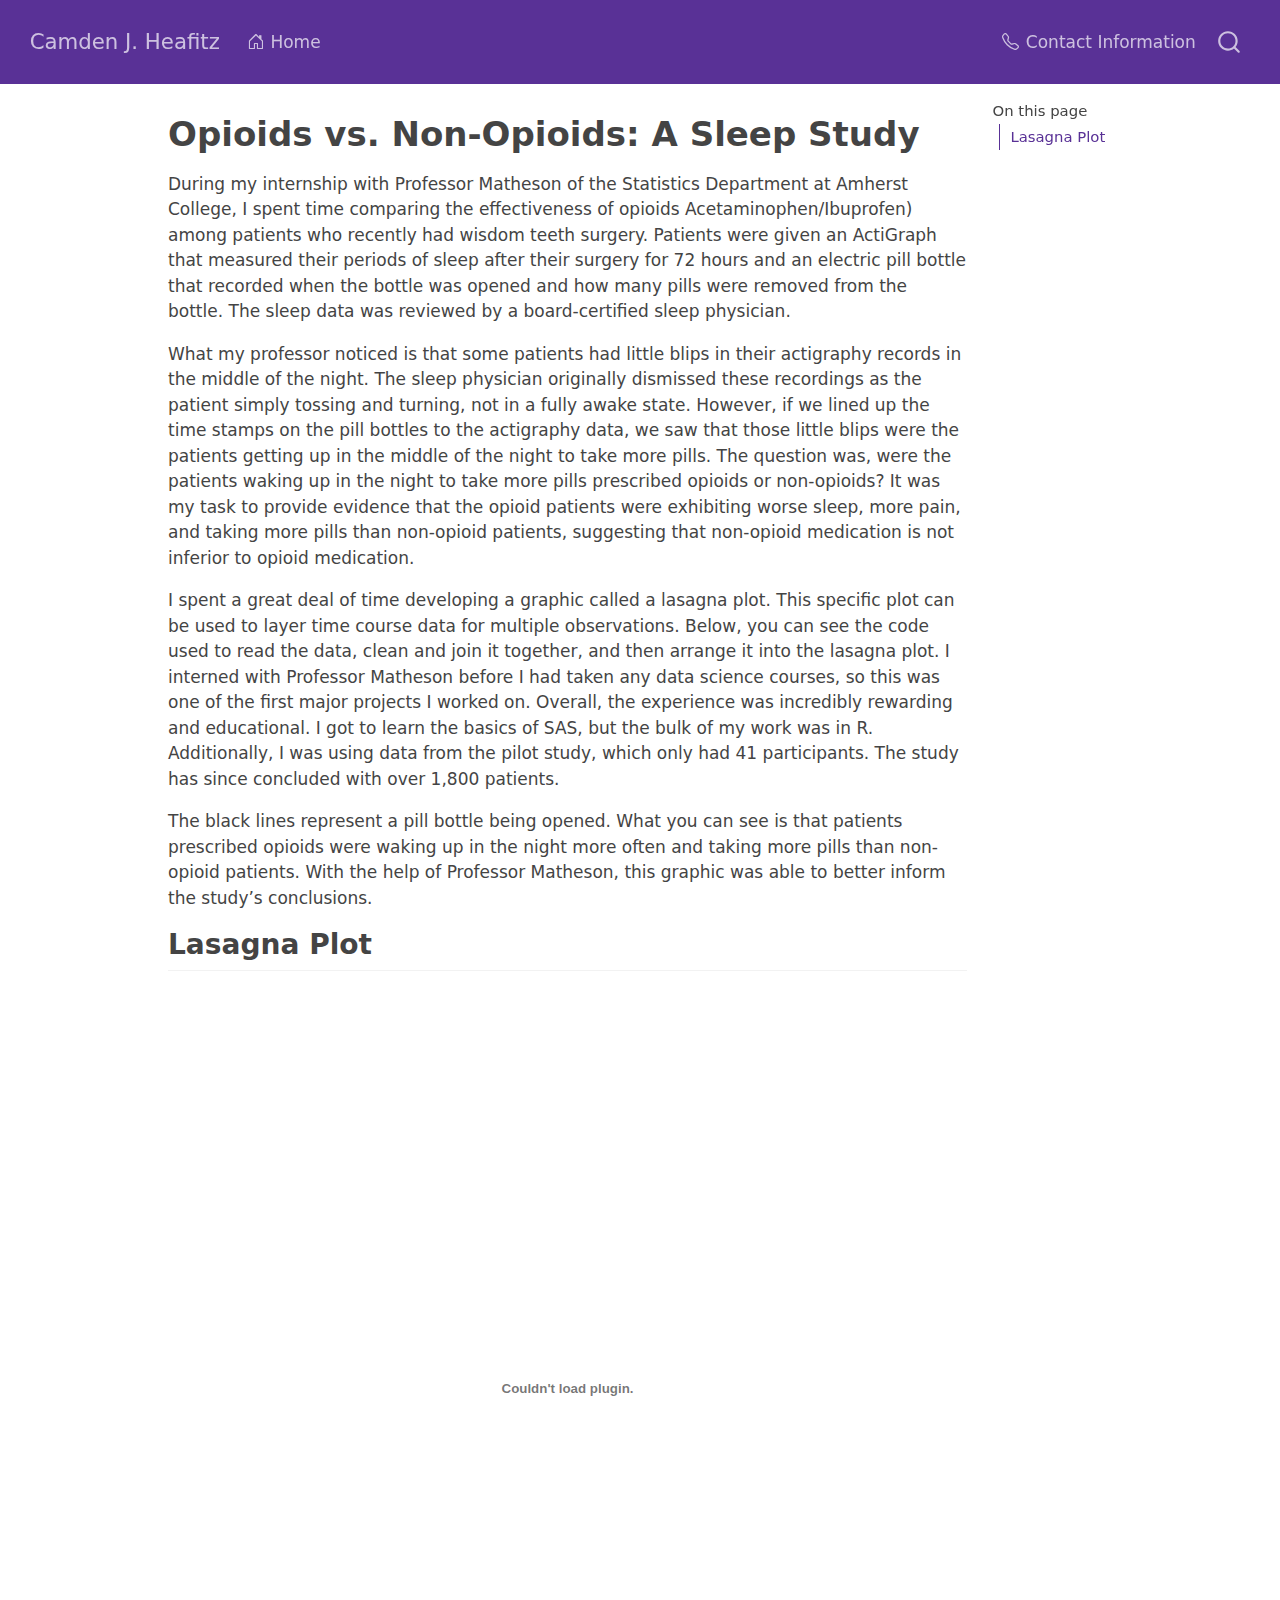
<file: docs/ccopioids.html>
<!DOCTYPE html>
<html xmlns="http://www.w3.org/1999/xhtml" lang="en" xml:lang="en"><head>

<meta charset="utf-8">
<meta name="generator" content="quarto-1.4.555">

<meta name="viewport" content="width=device-width, initial-scale=1.0, user-scalable=yes">


<title>Camden J. Heafitz - Opioids vs.&nbsp;Non-Opioids: A Sleep Study</title>
<style>
code{white-space: pre-wrap;}
span.smallcaps{font-variant: small-caps;}
div.columns{display: flex; gap: min(4vw, 1.5em);}
div.column{flex: auto; overflow-x: auto;}
div.hanging-indent{margin-left: 1.5em; text-indent: -1.5em;}
ul.task-list{list-style: none;}
ul.task-list li input[type="checkbox"] {
  width: 0.8em;
  margin: 0 0.8em 0.2em -1em; /* quarto-specific, see https://github.com/quarto-dev/quarto-cli/issues/4556 */ 
  vertical-align: middle;
}
</style>


<script src="site_libs/quarto-nav/quarto-nav.js"></script>
<script src="site_libs/quarto-nav/headroom.min.js"></script>
<script src="site_libs/clipboard/clipboard.min.js"></script>
<script src="site_libs/quarto-search/autocomplete.umd.js"></script>
<script src="site_libs/quarto-search/fuse.min.js"></script>
<script src="site_libs/quarto-search/quarto-search.js"></script>
<meta name="quarto:offset" content="./">
<script src="site_libs/quarto-html/quarto.js"></script>
<script src="site_libs/quarto-html/popper.min.js"></script>
<script src="site_libs/quarto-html/tippy.umd.min.js"></script>
<script src="site_libs/quarto-html/anchor.min.js"></script>
<link href="site_libs/quarto-html/tippy.css" rel="stylesheet">
<link href="site_libs/quarto-html/quarto-syntax-highlighting.css" rel="stylesheet" id="quarto-text-highlighting-styles">
<script src="site_libs/bootstrap/bootstrap.min.js"></script>
<link href="site_libs/bootstrap/bootstrap-icons.css" rel="stylesheet">
<link href="site_libs/bootstrap/bootstrap.min.css" rel="stylesheet" id="quarto-bootstrap" data-mode="light">
<script id="quarto-search-options" type="application/json">{
  "location": "navbar",
  "copy-button": false,
  "collapse-after": 3,
  "panel-placement": "end",
  "type": "overlay",
  "limit": 50,
  "keyboard-shortcut": [
    "f",
    "/",
    "s"
  ],
  "show-item-context": false,
  "language": {
    "search-no-results-text": "No results",
    "search-matching-documents-text": "matching documents",
    "search-copy-link-title": "Copy link to search",
    "search-hide-matches-text": "Hide additional matches",
    "search-more-match-text": "more match in this document",
    "search-more-matches-text": "more matches in this document",
    "search-clear-button-title": "Clear",
    "search-text-placeholder": "",
    "search-detached-cancel-button-title": "Cancel",
    "search-submit-button-title": "Submit",
    "search-label": "Search"
  }
}</script>


<link rel="stylesheet" href="styles.css">
</head>

<body class="nav-fixed">

<div id="quarto-search-results"></div>
  <header id="quarto-header" class="headroom fixed-top">
    <nav class="navbar navbar-expand-lg " data-bs-theme="dark">
      <div class="navbar-container container-fluid">
      <div class="navbar-brand-container mx-auto">
    <a class="navbar-brand" href="./index.html">
    <span class="navbar-title">Camden J. Heafitz</span>
    </a>
  </div>
            <div id="quarto-search" class="" title="Search"></div>
          <button class="navbar-toggler" type="button" data-bs-toggle="collapse" data-bs-target="#navbarCollapse" aria-controls="navbarCollapse" aria-expanded="false" aria-label="Toggle navigation" onclick="if (window.quartoToggleHeadroom) { window.quartoToggleHeadroom(); }">
  <span class="navbar-toggler-icon"></span>
</button>
          <div class="collapse navbar-collapse" id="navbarCollapse">
            <ul class="navbar-nav navbar-nav-scroll me-auto">
  <li class="nav-item">
    <a class="nav-link" href="./index.html"> <i class="bi bi-house-door" role="img">
</i> 
<span class="menu-text">Home</span></a>
  </li>  
</ul>
            <ul class="navbar-nav navbar-nav-scroll ms-auto">
  <li class="nav-item">
    <a class="nav-link" href="./about.html"> <i class="bi bi-telephone" role="img">
</i> 
<span class="menu-text">Contact Information</span></a>
  </li>  
</ul>
          </div> <!-- /navcollapse -->
          <div class="quarto-navbar-tools">
</div>
      </div> <!-- /container-fluid -->
    </nav>
</header>
<!-- content -->
<div id="quarto-content" class="quarto-container page-columns page-rows-contents page-layout-article page-navbar">
<!-- sidebar -->
<!-- margin-sidebar -->
    <div id="quarto-margin-sidebar" class="sidebar margin-sidebar">
        <nav id="TOC" role="doc-toc" class="toc-active">
    <h2 id="toc-title">On this page</h2>
   
  <ul>
  <li><a href="#lasagna-plot" id="toc-lasagna-plot" class="nav-link active" data-scroll-target="#lasagna-plot">Lasagna Plot</a></li>
  </ul>
</nav>
    </div>
<!-- main -->
<main class="content" id="quarto-document-content">

<header id="title-block-header" class="quarto-title-block default">
<div class="quarto-title">
<h1 class="title">Opioids vs.&nbsp;Non-Opioids: A Sleep Study</h1>
</div>



<div class="quarto-title-meta">

    
  
    
  </div>
  


</header>


<p>During my internship with Professor Matheson of the Statistics Department at Amherst College, I spent time comparing the effectiveness of opioids Acetaminophen/Ibuprofen) among patients who recently had wisdom teeth surgery. Patients were given an ActiGraph that measured their periods of sleep after their surgery for 72 hours and an electric pill bottle that recorded when the bottle was opened and how many pills were removed from the bottle. The sleep data was reviewed by a board-certified sleep physician.</p>
<p>What my professor noticed is that some patients had little blips in their actigraphy records in the middle of the night. The sleep physician originally dismissed these recordings as the patient simply tossing and turning, not in a fully awake state. However, if we lined up the time stamps on the pill bottles to the actigraphy data, we saw that those little blips were the patients getting up in the middle of the night to take more pills. The question was, were the patients waking up in the night to take more pills prescribed opioids or non-opioids? It was my task to provide evidence that the opioid patients were exhibiting worse sleep, more pain, and taking more pills than non-opioid patients, suggesting that non-opioid medication is not inferior to opioid medication.</p>
<p>I spent a great deal of time developing a graphic called a lasagna plot. This specific plot can be used to layer time course data for multiple observations. Below, you can see the code used to read the data, clean and join it together, and then arrange it into the lasagna plot. I interned with Professor Matheson before I had taken any data science courses, so this was one of the first major projects I worked on. Overall, the experience was incredibly rewarding and educational. I got to learn the basics of SAS, but the bulk of my work was in R. Additionally, I was using data from the pilot study, which only had 41 participants. The study has since concluded with over 1,800 patients.</p>
<p>The black lines represent a pill bottle being opened. What you can see is that patients prescribed opioids were waking up in the night more often and taking more pills than non-opioid patients. With the help of Professor Matheson, this graphic was able to better inform the study’s conclusions.</p>
<section id="lasagna-plot" class="level2">
<h2 class="anchored" data-anchor-id="lasagna-plot">Lasagna Plot</h2>
<embed src="Lasagna-plot.pdf" width="100%" height="800px">


</section>

</main> <!-- /main -->
<script id="quarto-html-after-body" type="application/javascript">
window.document.addEventListener("DOMContentLoaded", function (event) {
  const toggleBodyColorMode = (bsSheetEl) => {
    const mode = bsSheetEl.getAttribute("data-mode");
    const bodyEl = window.document.querySelector("body");
    if (mode === "dark") {
      bodyEl.classList.add("quarto-dark");
      bodyEl.classList.remove("quarto-light");
    } else {
      bodyEl.classList.add("quarto-light");
      bodyEl.classList.remove("quarto-dark");
    }
  }
  const toggleBodyColorPrimary = () => {
    const bsSheetEl = window.document.querySelector("link#quarto-bootstrap");
    if (bsSheetEl) {
      toggleBodyColorMode(bsSheetEl);
    }
  }
  toggleBodyColorPrimary();  
  const icon = "";
  const anchorJS = new window.AnchorJS();
  anchorJS.options = {
    placement: 'right',
    icon: icon
  };
  anchorJS.add('.anchored');
  const isCodeAnnotation = (el) => {
    for (const clz of el.classList) {
      if (clz.startsWith('code-annotation-')) {                     
        return true;
      }
    }
    return false;
  }
  const clipboard = new window.ClipboardJS('.code-copy-button', {
    text: function(trigger) {
      const codeEl = trigger.previousElementSibling.cloneNode(true);
      for (const childEl of codeEl.children) {
        if (isCodeAnnotation(childEl)) {
          childEl.remove();
        }
      }
      return codeEl.innerText;
    }
  });
  clipboard.on('success', function(e) {
    // button target
    const button = e.trigger;
    // don't keep focus
    button.blur();
    // flash "checked"
    button.classList.add('code-copy-button-checked');
    var currentTitle = button.getAttribute("title");
    button.setAttribute("title", "Copied!");
    let tooltip;
    if (window.bootstrap) {
      button.setAttribute("data-bs-toggle", "tooltip");
      button.setAttribute("data-bs-placement", "left");
      button.setAttribute("data-bs-title", "Copied!");
      tooltip = new bootstrap.Tooltip(button, 
        { trigger: "manual", 
          customClass: "code-copy-button-tooltip",
          offset: [0, -8]});
      tooltip.show();    
    }
    setTimeout(function() {
      if (tooltip) {
        tooltip.hide();
        button.removeAttribute("data-bs-title");
        button.removeAttribute("data-bs-toggle");
        button.removeAttribute("data-bs-placement");
      }
      button.setAttribute("title", currentTitle);
      button.classList.remove('code-copy-button-checked');
    }, 1000);
    // clear code selection
    e.clearSelection();
  });
    var localhostRegex = new RegExp(/^(?:http|https):\/\/localhost\:?[0-9]*\//);
    var mailtoRegex = new RegExp(/^mailto:/);
      var filterRegex = new RegExp('/' + window.location.host + '/');
    var isInternal = (href) => {
        return filterRegex.test(href) || localhostRegex.test(href) || mailtoRegex.test(href);
    }
    // Inspect non-navigation links and adorn them if external
 	var links = window.document.querySelectorAll('a[href]:not(.nav-link):not(.navbar-brand):not(.toc-action):not(.sidebar-link):not(.sidebar-item-toggle):not(.pagination-link):not(.no-external):not([aria-hidden]):not(.dropdown-item):not(.quarto-navigation-tool)');
    for (var i=0; i<links.length; i++) {
      const link = links[i];
      if (!isInternal(link.href)) {
        // undo the damage that might have been done by quarto-nav.js in the case of
        // links that we want to consider external
        if (link.dataset.originalHref !== undefined) {
          link.href = link.dataset.originalHref;
        }
      }
    }
  function tippyHover(el, contentFn, onTriggerFn, onUntriggerFn) {
    const config = {
      allowHTML: true,
      maxWidth: 500,
      delay: 100,
      arrow: false,
      appendTo: function(el) {
          return el.parentElement;
      },
      interactive: true,
      interactiveBorder: 10,
      theme: 'quarto',
      placement: 'bottom-start',
    };
    if (contentFn) {
      config.content = contentFn;
    }
    if (onTriggerFn) {
      config.onTrigger = onTriggerFn;
    }
    if (onUntriggerFn) {
      config.onUntrigger = onUntriggerFn;
    }
    window.tippy(el, config); 
  }
  const noterefs = window.document.querySelectorAll('a[role="doc-noteref"]');
  for (var i=0; i<noterefs.length; i++) {
    const ref = noterefs[i];
    tippyHover(ref, function() {
      // use id or data attribute instead here
      let href = ref.getAttribute('data-footnote-href') || ref.getAttribute('href');
      try { href = new URL(href).hash; } catch {}
      const id = href.replace(/^#\/?/, "");
      const note = window.document.getElementById(id);
      if (note) {
        return note.innerHTML;
      } else {
        return "";
      }
    });
  }
  const xrefs = window.document.querySelectorAll('a.quarto-xref');
  const processXRef = (id, note) => {
    // Strip column container classes
    const stripColumnClz = (el) => {
      el.classList.remove("page-full", "page-columns");
      if (el.children) {
        for (const child of el.children) {
          stripColumnClz(child);
        }
      }
    }
    stripColumnClz(note)
    if (id === null || id.startsWith('sec-')) {
      // Special case sections, only their first couple elements
      const container = document.createElement("div");
      if (note.children && note.children.length > 2) {
        container.appendChild(note.children[0].cloneNode(true));
        for (let i = 1; i < note.children.length; i++) {
          const child = note.children[i];
          if (child.tagName === "P" && child.innerText === "") {
            continue;
          } else {
            container.appendChild(child.cloneNode(true));
            break;
          }
        }
        if (window.Quarto?.typesetMath) {
          window.Quarto.typesetMath(container);
        }
        return container.innerHTML
      } else {
        if (window.Quarto?.typesetMath) {
          window.Quarto.typesetMath(note);
        }
        return note.innerHTML;
      }
    } else {
      // Remove any anchor links if they are present
      const anchorLink = note.querySelector('a.anchorjs-link');
      if (anchorLink) {
        anchorLink.remove();
      }
      if (window.Quarto?.typesetMath) {
        window.Quarto.typesetMath(note);
      }
      // TODO in 1.5, we should make sure this works without a callout special case
      if (note.classList.contains("callout")) {
        return note.outerHTML;
      } else {
        return note.innerHTML;
      }
    }
  }
  for (var i=0; i<xrefs.length; i++) {
    const xref = xrefs[i];
    tippyHover(xref, undefined, function(instance) {
      instance.disable();
      let url = xref.getAttribute('href');
      let hash = undefined; 
      if (url.startsWith('#')) {
        hash = url;
      } else {
        try { hash = new URL(url).hash; } catch {}
      }
      if (hash) {
        const id = hash.replace(/^#\/?/, "");
        const note = window.document.getElementById(id);
        if (note !== null) {
          try {
            const html = processXRef(id, note.cloneNode(true));
            instance.setContent(html);
          } finally {
            instance.enable();
            instance.show();
          }
        } else {
          // See if we can fetch this
          fetch(url.split('#')[0])
          .then(res => res.text())
          .then(html => {
            const parser = new DOMParser();
            const htmlDoc = parser.parseFromString(html, "text/html");
            const note = htmlDoc.getElementById(id);
            if (note !== null) {
              const html = processXRef(id, note);
              instance.setContent(html);
            } 
          }).finally(() => {
            instance.enable();
            instance.show();
          });
        }
      } else {
        // See if we can fetch a full url (with no hash to target)
        // This is a special case and we should probably do some content thinning / targeting
        fetch(url)
        .then(res => res.text())
        .then(html => {
          const parser = new DOMParser();
          const htmlDoc = parser.parseFromString(html, "text/html");
          const note = htmlDoc.querySelector('main.content');
          if (note !== null) {
            // This should only happen for chapter cross references
            // (since there is no id in the URL)
            // remove the first header
            if (note.children.length > 0 && note.children[0].tagName === "HEADER") {
              note.children[0].remove();
            }
            const html = processXRef(null, note);
            instance.setContent(html);
          } 
        }).finally(() => {
          instance.enable();
          instance.show();
        });
      }
    }, function(instance) {
    });
  }
      let selectedAnnoteEl;
      const selectorForAnnotation = ( cell, annotation) => {
        let cellAttr = 'data-code-cell="' + cell + '"';
        let lineAttr = 'data-code-annotation="' +  annotation + '"';
        const selector = 'span[' + cellAttr + '][' + lineAttr + ']';
        return selector;
      }
      const selectCodeLines = (annoteEl) => {
        const doc = window.document;
        const targetCell = annoteEl.getAttribute("data-target-cell");
        const targetAnnotation = annoteEl.getAttribute("data-target-annotation");
        const annoteSpan = window.document.querySelector(selectorForAnnotation(targetCell, targetAnnotation));
        const lines = annoteSpan.getAttribute("data-code-lines").split(",");
        const lineIds = lines.map((line) => {
          return targetCell + "-" + line;
        })
        let top = null;
        let height = null;
        let parent = null;
        if (lineIds.length > 0) {
            //compute the position of the single el (top and bottom and make a div)
            const el = window.document.getElementById(lineIds[0]);
            top = el.offsetTop;
            height = el.offsetHeight;
            parent = el.parentElement.parentElement;
          if (lineIds.length > 1) {
            const lastEl = window.document.getElementById(lineIds[lineIds.length - 1]);
            const bottom = lastEl.offsetTop + lastEl.offsetHeight;
            height = bottom - top;
          }
          if (top !== null && height !== null && parent !== null) {
            // cook up a div (if necessary) and position it 
            let div = window.document.getElementById("code-annotation-line-highlight");
            if (div === null) {
              div = window.document.createElement("div");
              div.setAttribute("id", "code-annotation-line-highlight");
              div.style.position = 'absolute';
              parent.appendChild(div);
            }
            div.style.top = top - 2 + "px";
            div.style.height = height + 4 + "px";
            div.style.left = 0;
            let gutterDiv = window.document.getElementById("code-annotation-line-highlight-gutter");
            if (gutterDiv === null) {
              gutterDiv = window.document.createElement("div");
              gutterDiv.setAttribute("id", "code-annotation-line-highlight-gutter");
              gutterDiv.style.position = 'absolute';
              const codeCell = window.document.getElementById(targetCell);
              const gutter = codeCell.querySelector('.code-annotation-gutter');
              gutter.appendChild(gutterDiv);
            }
            gutterDiv.style.top = top - 2 + "px";
            gutterDiv.style.height = height + 4 + "px";
          }
          selectedAnnoteEl = annoteEl;
        }
      };
      const unselectCodeLines = () => {
        const elementsIds = ["code-annotation-line-highlight", "code-annotation-line-highlight-gutter"];
        elementsIds.forEach((elId) => {
          const div = window.document.getElementById(elId);
          if (div) {
            div.remove();
          }
        });
        selectedAnnoteEl = undefined;
      };
        // Handle positioning of the toggle
    window.addEventListener(
      "resize",
      throttle(() => {
        elRect = undefined;
        if (selectedAnnoteEl) {
          selectCodeLines(selectedAnnoteEl);
        }
      }, 10)
    );
    function throttle(fn, ms) {
    let throttle = false;
    let timer;
      return (...args) => {
        if(!throttle) { // first call gets through
            fn.apply(this, args);
            throttle = true;
        } else { // all the others get throttled
            if(timer) clearTimeout(timer); // cancel #2
            timer = setTimeout(() => {
              fn.apply(this, args);
              timer = throttle = false;
            }, ms);
        }
      };
    }
      // Attach click handler to the DT
      const annoteDls = window.document.querySelectorAll('dt[data-target-cell]');
      for (const annoteDlNode of annoteDls) {
        annoteDlNode.addEventListener('click', (event) => {
          const clickedEl = event.target;
          if (clickedEl !== selectedAnnoteEl) {
            unselectCodeLines();
            const activeEl = window.document.querySelector('dt[data-target-cell].code-annotation-active');
            if (activeEl) {
              activeEl.classList.remove('code-annotation-active');
            }
            selectCodeLines(clickedEl);
            clickedEl.classList.add('code-annotation-active');
          } else {
            // Unselect the line
            unselectCodeLines();
            clickedEl.classList.remove('code-annotation-active');
          }
        });
      }
  const findCites = (el) => {
    const parentEl = el.parentElement;
    if (parentEl) {
      const cites = parentEl.dataset.cites;
      if (cites) {
        return {
          el,
          cites: cites.split(' ')
        };
      } else {
        return findCites(el.parentElement)
      }
    } else {
      return undefined;
    }
  };
  var bibliorefs = window.document.querySelectorAll('a[role="doc-biblioref"]');
  for (var i=0; i<bibliorefs.length; i++) {
    const ref = bibliorefs[i];
    const citeInfo = findCites(ref);
    if (citeInfo) {
      tippyHover(citeInfo.el, function() {
        var popup = window.document.createElement('div');
        citeInfo.cites.forEach(function(cite) {
          var citeDiv = window.document.createElement('div');
          citeDiv.classList.add('hanging-indent');
          citeDiv.classList.add('csl-entry');
          var biblioDiv = window.document.getElementById('ref-' + cite);
          if (biblioDiv) {
            citeDiv.innerHTML = biblioDiv.innerHTML;
          }
          popup.appendChild(citeDiv);
        });
        return popup.innerHTML;
      });
    }
  }
});
</script>
</div> <!-- /content -->




</body></html>
</file>
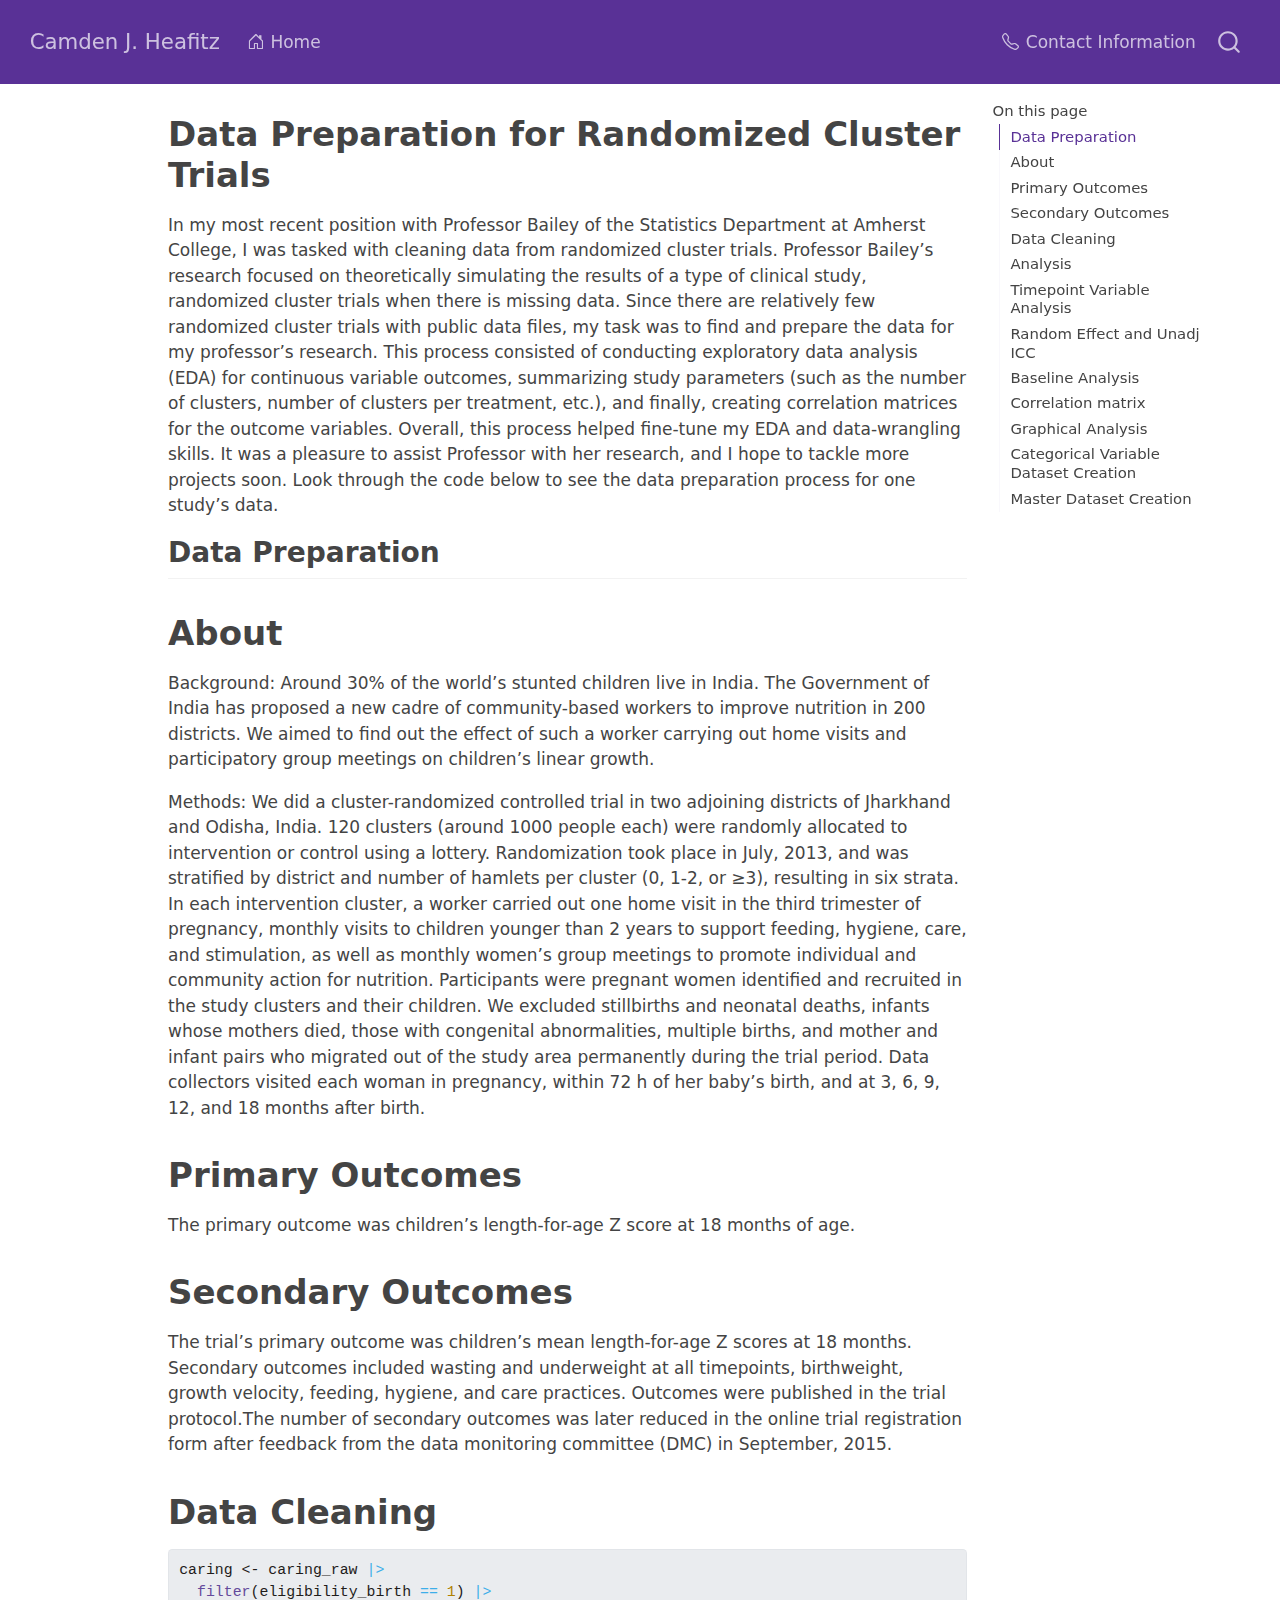
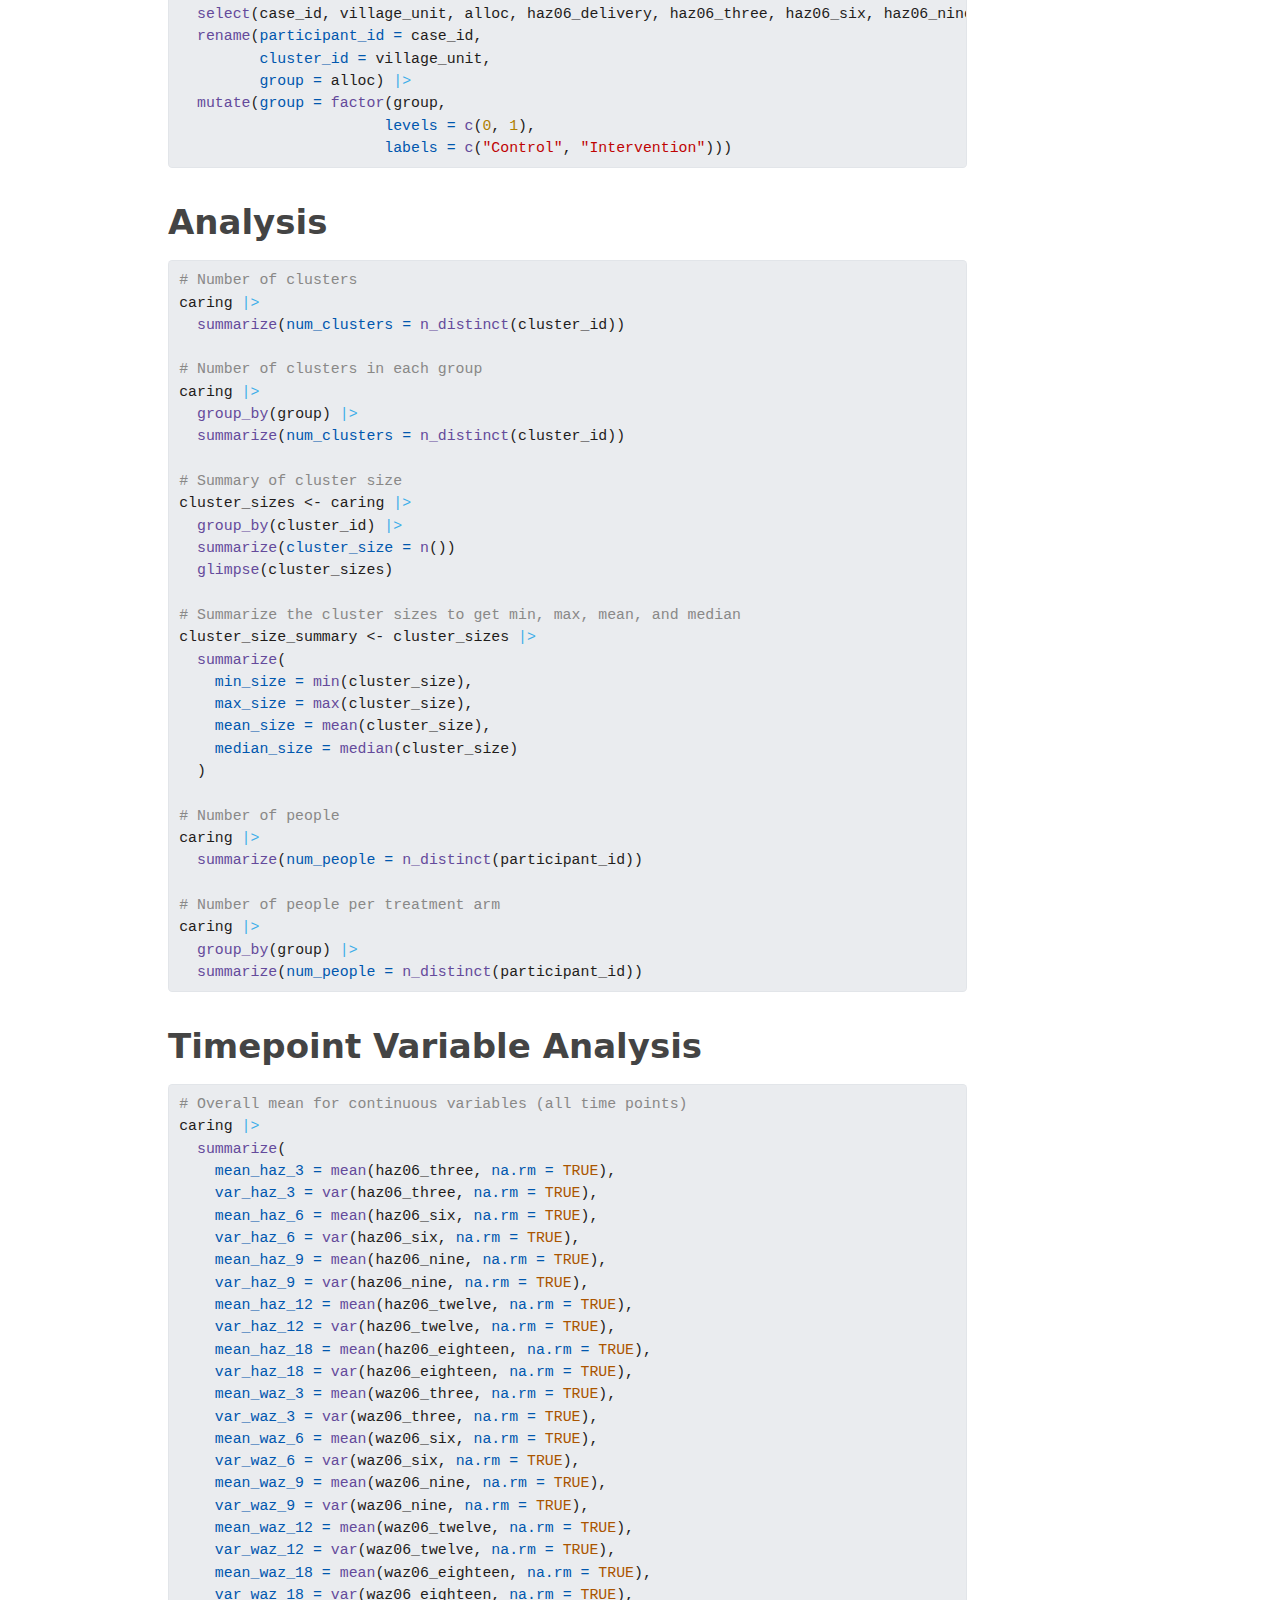
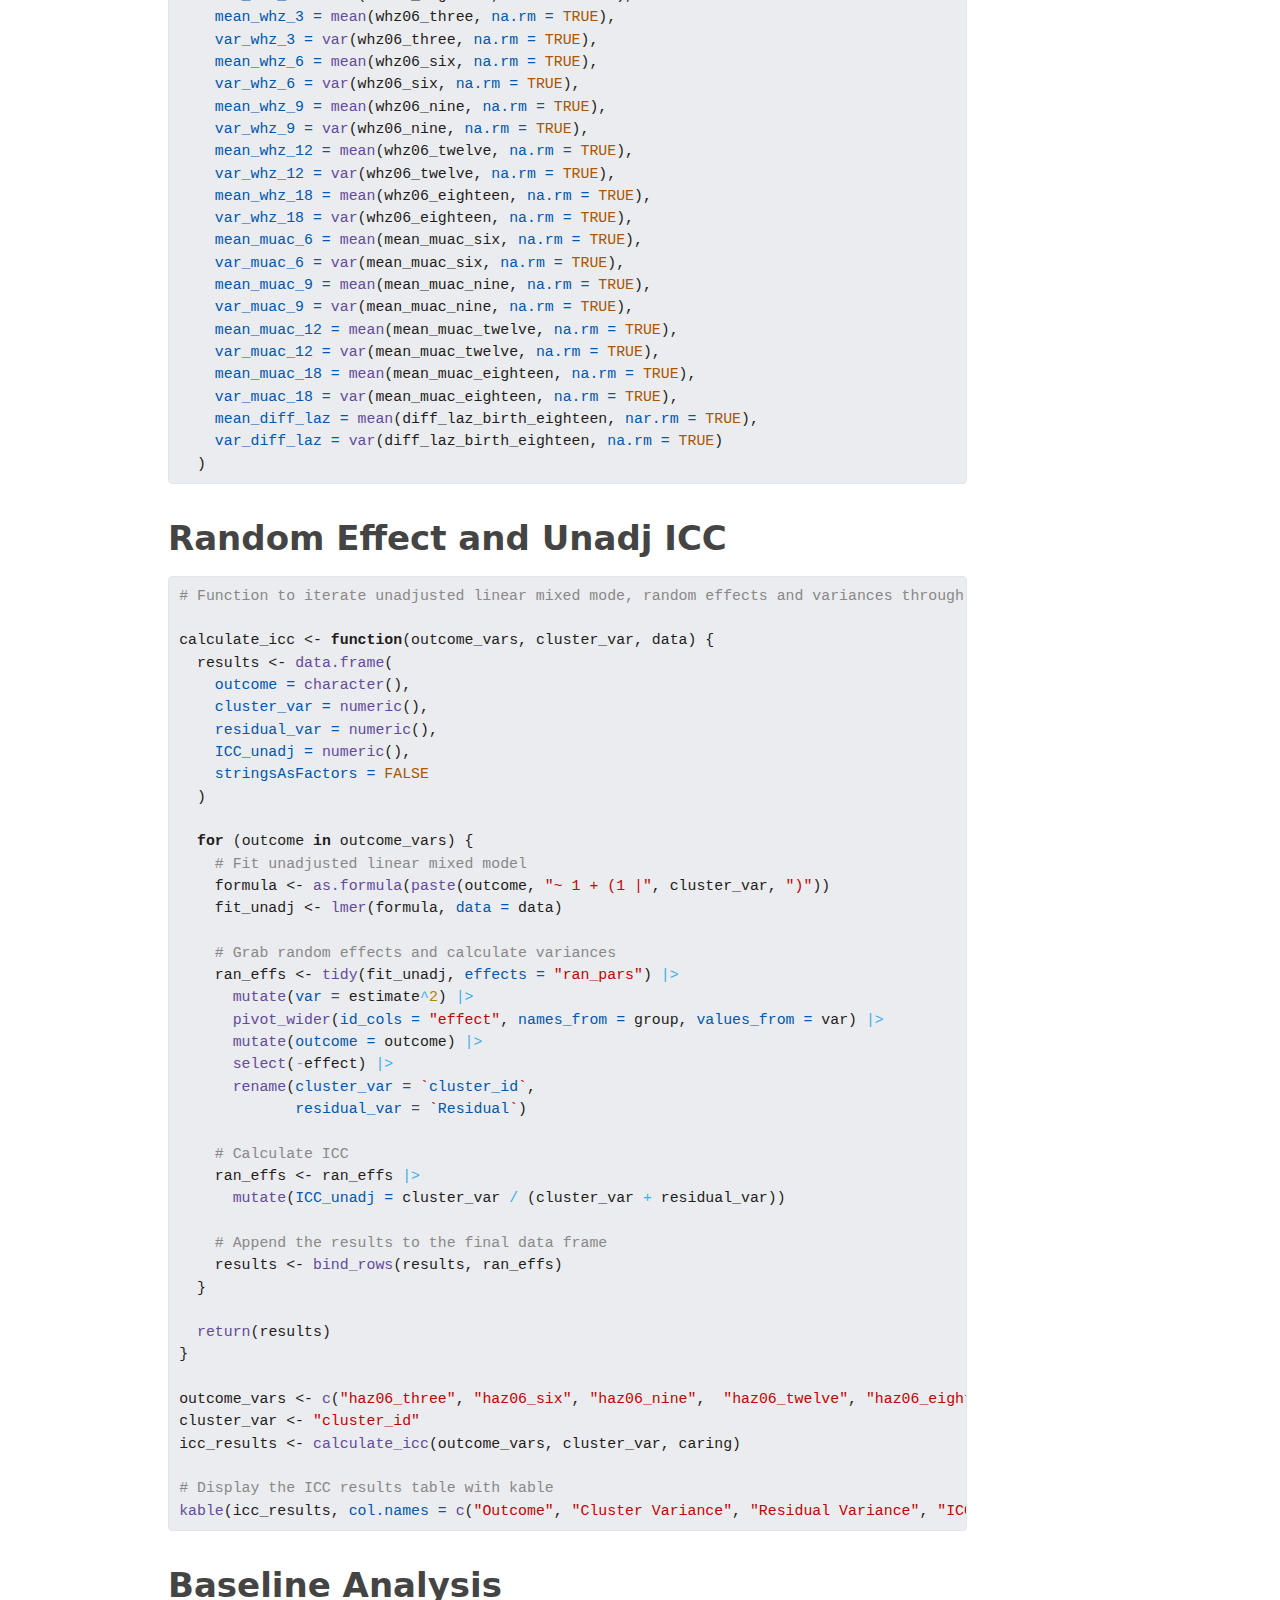
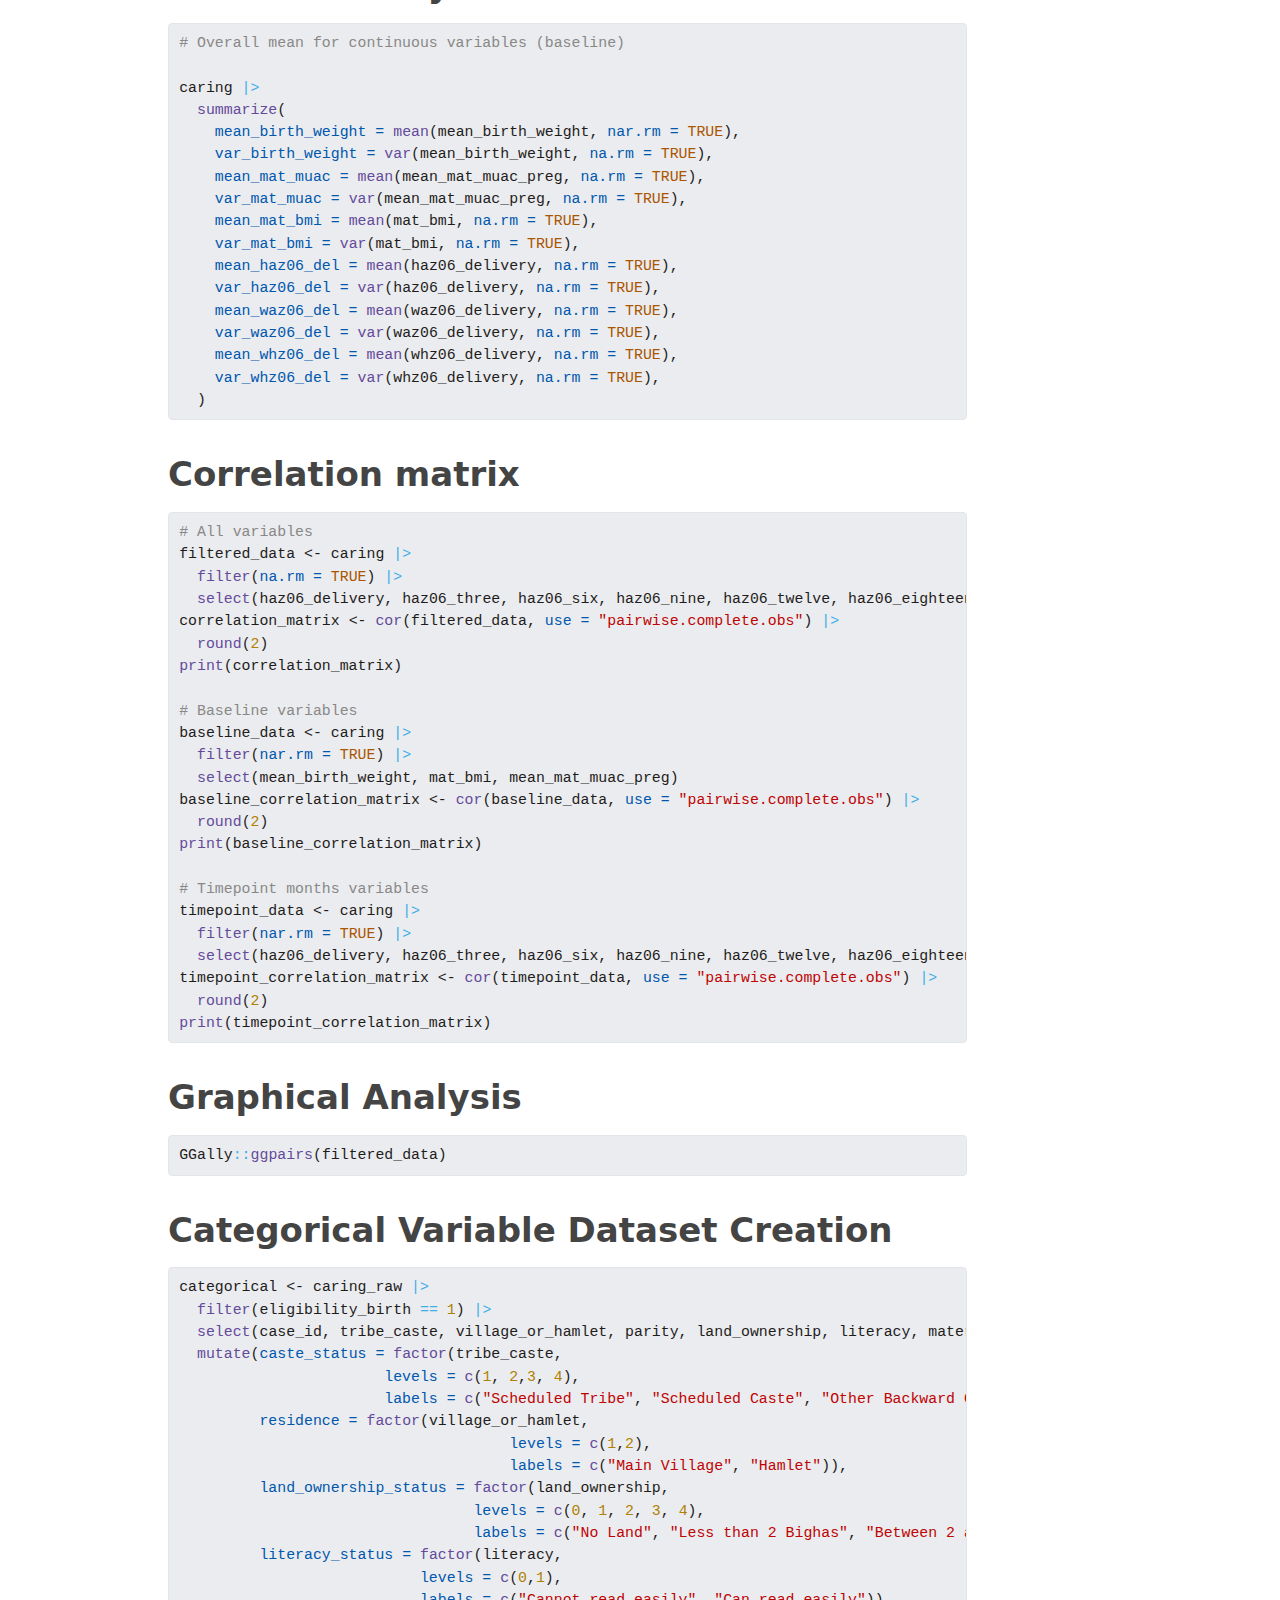
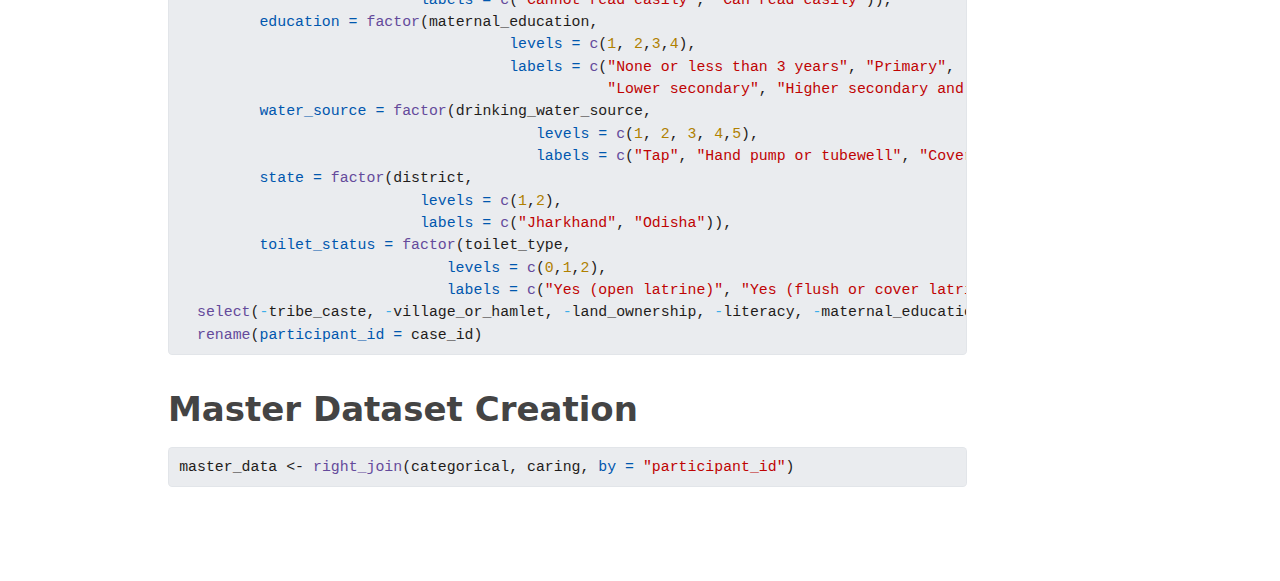
<file: docs/ddbailey.html>
<!DOCTYPE html>
<html xmlns="http://www.w3.org/1999/xhtml" lang="en" xml:lang="en"><head>

<meta charset="utf-8">
<meta name="generator" content="quarto-1.4.555">

<meta name="viewport" content="width=device-width, initial-scale=1.0, user-scalable=yes">


<title>Camden J. Heafitz - Data Preparation for Randomized Cluster Trials</title>
<style>
code{white-space: pre-wrap;}
span.smallcaps{font-variant: small-caps;}
div.columns{display: flex; gap: min(4vw, 1.5em);}
div.column{flex: auto; overflow-x: auto;}
div.hanging-indent{margin-left: 1.5em; text-indent: -1.5em;}
ul.task-list{list-style: none;}
ul.task-list li input[type="checkbox"] {
  width: 0.8em;
  margin: 0 0.8em 0.2em -1em; /* quarto-specific, see https://github.com/quarto-dev/quarto-cli/issues/4556 */ 
  vertical-align: middle;
}
/* CSS for syntax highlighting */
pre > code.sourceCode { white-space: pre; position: relative; }
pre > code.sourceCode > span { line-height: 1.25; }
pre > code.sourceCode > span:empty { height: 1.2em; }
.sourceCode { overflow: visible; }
code.sourceCode > span { color: inherit; text-decoration: inherit; }
div.sourceCode { margin: 1em 0; }
pre.sourceCode { margin: 0; }
@media screen {
div.sourceCode { overflow: auto; }
}
@media print {
pre > code.sourceCode { white-space: pre-wrap; }
pre > code.sourceCode > span { text-indent: -5em; padding-left: 5em; }
}
pre.numberSource code
  { counter-reset: source-line 0; }
pre.numberSource code > span
  { position: relative; left: -4em; counter-increment: source-line; }
pre.numberSource code > span > a:first-child::before
  { content: counter(source-line);
    position: relative; left: -1em; text-align: right; vertical-align: baseline;
    border: none; display: inline-block;
    -webkit-touch-callout: none; -webkit-user-select: none;
    -khtml-user-select: none; -moz-user-select: none;
    -ms-user-select: none; user-select: none;
    padding: 0 4px; width: 4em;
  }
pre.numberSource { margin-left: 3em;  padding-left: 4px; }
div.sourceCode
  {   }
@media screen {
pre > code.sourceCode > span > a:first-child::before { text-decoration: underline; }
}
</style>


<script src="site_libs/quarto-nav/quarto-nav.js"></script>
<script src="site_libs/quarto-nav/headroom.min.js"></script>
<script src="site_libs/clipboard/clipboard.min.js"></script>
<script src="site_libs/quarto-search/autocomplete.umd.js"></script>
<script src="site_libs/quarto-search/fuse.min.js"></script>
<script src="site_libs/quarto-search/quarto-search.js"></script>
<meta name="quarto:offset" content="./">
<script src="site_libs/quarto-html/quarto.js"></script>
<script src="site_libs/quarto-html/popper.min.js"></script>
<script src="site_libs/quarto-html/tippy.umd.min.js"></script>
<script src="site_libs/quarto-html/anchor.min.js"></script>
<link href="site_libs/quarto-html/tippy.css" rel="stylesheet">
<link href="site_libs/quarto-html/quarto-syntax-highlighting.css" rel="stylesheet" id="quarto-text-highlighting-styles">
<script src="site_libs/bootstrap/bootstrap.min.js"></script>
<link href="site_libs/bootstrap/bootstrap-icons.css" rel="stylesheet">
<link href="site_libs/bootstrap/bootstrap.min.css" rel="stylesheet" id="quarto-bootstrap" data-mode="light">
<script id="quarto-search-options" type="application/json">{
  "location": "navbar",
  "copy-button": false,
  "collapse-after": 3,
  "panel-placement": "end",
  "type": "overlay",
  "limit": 50,
  "keyboard-shortcut": [
    "f",
    "/",
    "s"
  ],
  "show-item-context": false,
  "language": {
    "search-no-results-text": "No results",
    "search-matching-documents-text": "matching documents",
    "search-copy-link-title": "Copy link to search",
    "search-hide-matches-text": "Hide additional matches",
    "search-more-match-text": "more match in this document",
    "search-more-matches-text": "more matches in this document",
    "search-clear-button-title": "Clear",
    "search-text-placeholder": "",
    "search-detached-cancel-button-title": "Cancel",
    "search-submit-button-title": "Submit",
    "search-label": "Search"
  }
}</script>


<link rel="stylesheet" href="styles.css">
</head>

<body class="nav-fixed">

<div id="quarto-search-results"></div>
  <header id="quarto-header" class="headroom fixed-top">
    <nav class="navbar navbar-expand-lg " data-bs-theme="dark">
      <div class="navbar-container container-fluid">
      <div class="navbar-brand-container mx-auto">
    <a class="navbar-brand" href="./index.html">
    <span class="navbar-title">Camden J. Heafitz</span>
    </a>
  </div>
            <div id="quarto-search" class="" title="Search"></div>
          <button class="navbar-toggler" type="button" data-bs-toggle="collapse" data-bs-target="#navbarCollapse" aria-controls="navbarCollapse" aria-expanded="false" aria-label="Toggle navigation" onclick="if (window.quartoToggleHeadroom) { window.quartoToggleHeadroom(); }">
  <span class="navbar-toggler-icon"></span>
</button>
          <div class="collapse navbar-collapse" id="navbarCollapse">
            <ul class="navbar-nav navbar-nav-scroll me-auto">
  <li class="nav-item">
    <a class="nav-link" href="./index.html"> <i class="bi bi-house-door" role="img">
</i> 
<span class="menu-text">Home</span></a>
  </li>  
</ul>
            <ul class="navbar-nav navbar-nav-scroll ms-auto">
  <li class="nav-item">
    <a class="nav-link" href="./about.html"> <i class="bi bi-telephone" role="img">
</i> 
<span class="menu-text">Contact Information</span></a>
  </li>  
</ul>
          </div> <!-- /navcollapse -->
          <div class="quarto-navbar-tools">
</div>
      </div> <!-- /container-fluid -->
    </nav>
</header>
<!-- content -->
<div id="quarto-content" class="quarto-container page-columns page-rows-contents page-layout-article page-navbar">
<!-- sidebar -->
<!-- margin-sidebar -->
    <div id="quarto-margin-sidebar" class="sidebar margin-sidebar">
        <nav id="TOC" role="doc-toc" class="toc-active">
    <h2 id="toc-title">On this page</h2>
   
  <ul>
  <li><a href="#data-preparation" id="toc-data-preparation" class="nav-link active" data-scroll-target="#data-preparation">Data Preparation</a></li>
  <li><a href="#about" id="toc-about" class="nav-link" data-scroll-target="#about">About</a></li>
  <li><a href="#primary-outcomes" id="toc-primary-outcomes" class="nav-link" data-scroll-target="#primary-outcomes">Primary Outcomes</a></li>
  <li><a href="#secondary-outcomes" id="toc-secondary-outcomes" class="nav-link" data-scroll-target="#secondary-outcomes">Secondary Outcomes</a></li>
  <li><a href="#data-cleaning" id="toc-data-cleaning" class="nav-link" data-scroll-target="#data-cleaning">Data Cleaning</a></li>
  <li><a href="#analysis" id="toc-analysis" class="nav-link" data-scroll-target="#analysis">Analysis</a></li>
  <li><a href="#timepoint-variable-analysis" id="toc-timepoint-variable-analysis" class="nav-link" data-scroll-target="#timepoint-variable-analysis">Timepoint Variable Analysis</a></li>
  <li><a href="#random-effect-and-unadj-icc" id="toc-random-effect-and-unadj-icc" class="nav-link" data-scroll-target="#random-effect-and-unadj-icc">Random Effect and Unadj ICC</a></li>
  <li><a href="#baseline-analysis" id="toc-baseline-analysis" class="nav-link" data-scroll-target="#baseline-analysis">Baseline Analysis</a></li>
  <li><a href="#correlation-matrix" id="toc-correlation-matrix" class="nav-link" data-scroll-target="#correlation-matrix">Correlation matrix</a></li>
  <li><a href="#graphical-analysis" id="toc-graphical-analysis" class="nav-link" data-scroll-target="#graphical-analysis">Graphical Analysis</a></li>
  <li><a href="#categorical-variable-dataset-creation" id="toc-categorical-variable-dataset-creation" class="nav-link" data-scroll-target="#categorical-variable-dataset-creation">Categorical Variable Dataset Creation</a></li>
  <li><a href="#master-dataset-creation" id="toc-master-dataset-creation" class="nav-link" data-scroll-target="#master-dataset-creation">Master Dataset Creation</a></li>
  </ul>
</nav>
    </div>
<!-- main -->
<main class="content" id="quarto-document-content">

<header id="title-block-header" class="quarto-title-block default">
<div class="quarto-title">
<h1 class="title">Data Preparation for Randomized Cluster Trials</h1>
</div>



<div class="quarto-title-meta">

    
  
    
  </div>
  


</header>


<p>In my most recent position with Professor Bailey of the Statistics Department at Amherst College, I was tasked with cleaning data from randomized cluster trials. Professor Bailey’s research focused on theoretically simulating the results of a type of clinical study, randomized cluster trials when there is missing data. Since there are relatively few randomized cluster trials with public data files, my task was to find and prepare the data for my professor’s research. This process consisted of conducting exploratory data analysis (EDA) for continuous variable outcomes, summarizing study parameters (such as the number of clusters, number of clusters per treatment, etc.), and finally, creating correlation matrices for the outcome variables. Overall, this process helped fine-tune my EDA and data-wrangling skills. It was a pleasure to assist Professor with her research, and I hope to tackle more projects soon. Look through the code below to see the data preparation process for one study’s data.</p>
<section id="data-preparation" class="level2">
<h2 class="anchored" data-anchor-id="data-preparation">Data Preparation</h2>
</section>
<section id="about" class="level1">
<h1>About</h1>
<p>Background: Around 30% of the world’s stunted children live in India. The Government of India has proposed a new cadre of community-based workers to improve nutrition in 200 districts. We aimed to find out the effect of such a worker carrying out home visits and participatory group meetings on children’s linear growth.</p>
<p>Methods: We did a cluster-randomized controlled trial in two adjoining districts of Jharkhand and Odisha, India. 120 clusters (around 1000 people each) were randomly allocated to intervention or control using a lottery. Randomization took place in July, 2013, and was stratified by district and number of hamlets per cluster (0, 1-2, or ≥3), resulting in six strata. In each intervention cluster, a worker carried out one home visit in the third trimester of pregnancy, monthly visits to children younger than 2 years to support feeding, hygiene, care, and stimulation, as well as monthly women’s group meetings to promote individual and community action for nutrition. Participants were pregnant women identified and recruited in the study clusters and their children. We excluded stillbirths and neonatal deaths, infants whose mothers died, those with congenital abnormalities, multiple births, and mother and infant pairs who migrated out of the study area permanently during the trial period. Data collectors visited each woman in pregnancy, within 72 h of her baby’s birth, and at 3, 6, 9, 12, and 18 months after birth.</p>
</section>
<section id="primary-outcomes" class="level1">
<h1>Primary Outcomes</h1>
<p>The primary outcome was children’s length-for-age Z score at 18 months of age.</p>
</section>
<section id="secondary-outcomes" class="level1">
<h1>Secondary Outcomes</h1>
<p>The trial’s primary outcome was children’s mean length-for-age Z scores at 18 months. Secondary outcomes included wasting and underweight at all timepoints, birthweight, growth velocity, feeding, hygiene, and care practices. Outcomes were published in the trial protocol.The number of secondary outcomes was later reduced in the online trial registration form after feedback from the data monitoring committee (DMC) in September, 2015.</p>
</section>
<section id="data-cleaning" class="level1">
<h1>Data Cleaning</h1>
<div class="cell">
<div class="sourceCode cell-code" id="cb1"><pre class="sourceCode r code-with-copy"><code class="sourceCode r"><span id="cb1-1"><a href="#cb1-1" aria-hidden="true" tabindex="-1"></a>caring <span class="ot">&lt;-</span> caring_raw <span class="sc">|&gt;</span> </span>
<span id="cb1-2"><a href="#cb1-2" aria-hidden="true" tabindex="-1"></a>  <span class="fu">filter</span>(eligibility_birth <span class="sc">==</span> <span class="dv">1</span>) <span class="sc">|&gt;</span> </span>
<span id="cb1-3"><a href="#cb1-3" aria-hidden="true" tabindex="-1"></a>  <span class="fu">select</span>(case_id, village_unit, alloc, haz06_delivery, haz06_three, haz06_six, haz06_nine, haz06_twelve, haz06_eighteen, waz06_delivery, waz06_three, waz06_six, waz06_nine, waz06_twelve, waz06_eighteen, whz06_delivery, whz06_three, whz06_six, whz06_nine, whz06_twelve, whz06_eighteen, diff_laz_birth_eighteen, mean_birth_weight, mean_muac_eighteen, mean_muac_twelve, mean_muac_nine, mean_muac_six, mean_mat_muac_preg, mat_bmi) <span class="sc">|&gt;</span> </span>
<span id="cb1-4"><a href="#cb1-4" aria-hidden="true" tabindex="-1"></a>  <span class="fu">rename</span>(<span class="at">participant_id =</span> case_id,</span>
<span id="cb1-5"><a href="#cb1-5" aria-hidden="true" tabindex="-1"></a>         <span class="at">cluster_id =</span> village_unit,</span>
<span id="cb1-6"><a href="#cb1-6" aria-hidden="true" tabindex="-1"></a>         <span class="at">group =</span> alloc) <span class="sc">|&gt;</span> </span>
<span id="cb1-7"><a href="#cb1-7" aria-hidden="true" tabindex="-1"></a>  <span class="fu">mutate</span>(<span class="at">group =</span> <span class="fu">factor</span>(group,</span>
<span id="cb1-8"><a href="#cb1-8" aria-hidden="true" tabindex="-1"></a>                       <span class="at">levels =</span> <span class="fu">c</span>(<span class="dv">0</span>, <span class="dv">1</span>),</span>
<span id="cb1-9"><a href="#cb1-9" aria-hidden="true" tabindex="-1"></a>                       <span class="at">labels =</span> <span class="fu">c</span>(<span class="st">"Control"</span>, <span class="st">"Intervention"</span>))) </span></code><button title="Copy to Clipboard" class="code-copy-button"><i class="bi"></i></button></pre></div>
</div>
</section>
<section id="analysis" class="level1">
<h1>Analysis</h1>
<div class="cell">
<div class="sourceCode cell-code" id="cb2"><pre class="sourceCode r code-with-copy"><code class="sourceCode r"><span id="cb2-1"><a href="#cb2-1" aria-hidden="true" tabindex="-1"></a><span class="co"># Number of clusters</span></span>
<span id="cb2-2"><a href="#cb2-2" aria-hidden="true" tabindex="-1"></a>caring <span class="sc">|&gt;</span> </span>
<span id="cb2-3"><a href="#cb2-3" aria-hidden="true" tabindex="-1"></a>  <span class="fu">summarize</span>(<span class="at">num_clusters =</span> <span class="fu">n_distinct</span>(cluster_id))</span>
<span id="cb2-4"><a href="#cb2-4" aria-hidden="true" tabindex="-1"></a></span>
<span id="cb2-5"><a href="#cb2-5" aria-hidden="true" tabindex="-1"></a><span class="co"># Number of clusters in each group</span></span>
<span id="cb2-6"><a href="#cb2-6" aria-hidden="true" tabindex="-1"></a>caring <span class="sc">|&gt;</span> </span>
<span id="cb2-7"><a href="#cb2-7" aria-hidden="true" tabindex="-1"></a>  <span class="fu">group_by</span>(group) <span class="sc">|&gt;</span> </span>
<span id="cb2-8"><a href="#cb2-8" aria-hidden="true" tabindex="-1"></a>  <span class="fu">summarize</span>(<span class="at">num_clusters =</span> <span class="fu">n_distinct</span>(cluster_id))</span>
<span id="cb2-9"><a href="#cb2-9" aria-hidden="true" tabindex="-1"></a>  </span>
<span id="cb2-10"><a href="#cb2-10" aria-hidden="true" tabindex="-1"></a><span class="co"># Summary of cluster size</span></span>
<span id="cb2-11"><a href="#cb2-11" aria-hidden="true" tabindex="-1"></a>cluster_sizes <span class="ot">&lt;-</span> caring <span class="sc">|&gt;</span> </span>
<span id="cb2-12"><a href="#cb2-12" aria-hidden="true" tabindex="-1"></a>  <span class="fu">group_by</span>(cluster_id) <span class="sc">|&gt;</span> </span>
<span id="cb2-13"><a href="#cb2-13" aria-hidden="true" tabindex="-1"></a>  <span class="fu">summarize</span>(<span class="at">cluster_size =</span> <span class="fu">n</span>()) </span>
<span id="cb2-14"><a href="#cb2-14" aria-hidden="true" tabindex="-1"></a>  <span class="fu">glimpse</span>(cluster_sizes)</span>
<span id="cb2-15"><a href="#cb2-15" aria-hidden="true" tabindex="-1"></a></span>
<span id="cb2-16"><a href="#cb2-16" aria-hidden="true" tabindex="-1"></a><span class="co"># Summarize the cluster sizes to get min, max, mean, and median</span></span>
<span id="cb2-17"><a href="#cb2-17" aria-hidden="true" tabindex="-1"></a>cluster_size_summary <span class="ot">&lt;-</span> cluster_sizes <span class="sc">|&gt;</span> </span>
<span id="cb2-18"><a href="#cb2-18" aria-hidden="true" tabindex="-1"></a>  <span class="fu">summarize</span>(</span>
<span id="cb2-19"><a href="#cb2-19" aria-hidden="true" tabindex="-1"></a>    <span class="at">min_size =</span> <span class="fu">min</span>(cluster_size),</span>
<span id="cb2-20"><a href="#cb2-20" aria-hidden="true" tabindex="-1"></a>    <span class="at">max_size =</span> <span class="fu">max</span>(cluster_size),</span>
<span id="cb2-21"><a href="#cb2-21" aria-hidden="true" tabindex="-1"></a>    <span class="at">mean_size =</span> <span class="fu">mean</span>(cluster_size),</span>
<span id="cb2-22"><a href="#cb2-22" aria-hidden="true" tabindex="-1"></a>    <span class="at">median_size =</span> <span class="fu">median</span>(cluster_size)</span>
<span id="cb2-23"><a href="#cb2-23" aria-hidden="true" tabindex="-1"></a>  )</span>
<span id="cb2-24"><a href="#cb2-24" aria-hidden="true" tabindex="-1"></a></span>
<span id="cb2-25"><a href="#cb2-25" aria-hidden="true" tabindex="-1"></a><span class="co"># Number of people</span></span>
<span id="cb2-26"><a href="#cb2-26" aria-hidden="true" tabindex="-1"></a>caring <span class="sc">|&gt;</span> </span>
<span id="cb2-27"><a href="#cb2-27" aria-hidden="true" tabindex="-1"></a>  <span class="fu">summarize</span>(<span class="at">num_people =</span> <span class="fu">n_distinct</span>(participant_id))</span>
<span id="cb2-28"><a href="#cb2-28" aria-hidden="true" tabindex="-1"></a></span>
<span id="cb2-29"><a href="#cb2-29" aria-hidden="true" tabindex="-1"></a><span class="co"># Number of people per treatment arm</span></span>
<span id="cb2-30"><a href="#cb2-30" aria-hidden="true" tabindex="-1"></a>caring <span class="sc">|&gt;</span> </span>
<span id="cb2-31"><a href="#cb2-31" aria-hidden="true" tabindex="-1"></a>  <span class="fu">group_by</span>(group) <span class="sc">|&gt;</span> </span>
<span id="cb2-32"><a href="#cb2-32" aria-hidden="true" tabindex="-1"></a>  <span class="fu">summarize</span>(<span class="at">num_people =</span> <span class="fu">n_distinct</span>(participant_id))</span></code><button title="Copy to Clipboard" class="code-copy-button"><i class="bi"></i></button></pre></div>
</div>
</section>
<section id="timepoint-variable-analysis" class="level1">
<h1>Timepoint Variable Analysis</h1>
<div class="cell">
<div class="sourceCode cell-code" id="cb3"><pre class="sourceCode r code-with-copy"><code class="sourceCode r"><span id="cb3-1"><a href="#cb3-1" aria-hidden="true" tabindex="-1"></a><span class="co"># Overall mean for continuous variables (all time points)</span></span>
<span id="cb3-2"><a href="#cb3-2" aria-hidden="true" tabindex="-1"></a>caring <span class="sc">|&gt;</span> </span>
<span id="cb3-3"><a href="#cb3-3" aria-hidden="true" tabindex="-1"></a>  <span class="fu">summarize</span>(</span>
<span id="cb3-4"><a href="#cb3-4" aria-hidden="true" tabindex="-1"></a>    <span class="at">mean_haz_3 =</span> <span class="fu">mean</span>(haz06_three, <span class="at">na.rm =</span> <span class="cn">TRUE</span>),</span>
<span id="cb3-5"><a href="#cb3-5" aria-hidden="true" tabindex="-1"></a>    <span class="at">var_haz_3 =</span> <span class="fu">var</span>(haz06_three, <span class="at">na.rm =</span> <span class="cn">TRUE</span>),</span>
<span id="cb3-6"><a href="#cb3-6" aria-hidden="true" tabindex="-1"></a>    <span class="at">mean_haz_6 =</span> <span class="fu">mean</span>(haz06_six, <span class="at">na.rm =</span> <span class="cn">TRUE</span>),</span>
<span id="cb3-7"><a href="#cb3-7" aria-hidden="true" tabindex="-1"></a>    <span class="at">var_haz_6 =</span> <span class="fu">var</span>(haz06_six, <span class="at">na.rm =</span> <span class="cn">TRUE</span>),</span>
<span id="cb3-8"><a href="#cb3-8" aria-hidden="true" tabindex="-1"></a>    <span class="at">mean_haz_9 =</span> <span class="fu">mean</span>(haz06_nine, <span class="at">na.rm =</span> <span class="cn">TRUE</span>),</span>
<span id="cb3-9"><a href="#cb3-9" aria-hidden="true" tabindex="-1"></a>    <span class="at">var_haz_9 =</span> <span class="fu">var</span>(haz06_nine, <span class="at">na.rm =</span> <span class="cn">TRUE</span>),</span>
<span id="cb3-10"><a href="#cb3-10" aria-hidden="true" tabindex="-1"></a>    <span class="at">mean_haz_12 =</span> <span class="fu">mean</span>(haz06_twelve, <span class="at">na.rm =</span> <span class="cn">TRUE</span>),</span>
<span id="cb3-11"><a href="#cb3-11" aria-hidden="true" tabindex="-1"></a>    <span class="at">var_haz_12 =</span> <span class="fu">var</span>(haz06_twelve, <span class="at">na.rm =</span> <span class="cn">TRUE</span>),</span>
<span id="cb3-12"><a href="#cb3-12" aria-hidden="true" tabindex="-1"></a>    <span class="at">mean_haz_18 =</span> <span class="fu">mean</span>(haz06_eighteen, <span class="at">na.rm =</span> <span class="cn">TRUE</span>),</span>
<span id="cb3-13"><a href="#cb3-13" aria-hidden="true" tabindex="-1"></a>    <span class="at">var_haz_18 =</span> <span class="fu">var</span>(haz06_eighteen, <span class="at">na.rm =</span> <span class="cn">TRUE</span>),</span>
<span id="cb3-14"><a href="#cb3-14" aria-hidden="true" tabindex="-1"></a>    <span class="at">mean_waz_3 =</span> <span class="fu">mean</span>(waz06_three, <span class="at">na.rm =</span> <span class="cn">TRUE</span>),</span>
<span id="cb3-15"><a href="#cb3-15" aria-hidden="true" tabindex="-1"></a>    <span class="at">var_waz_3 =</span> <span class="fu">var</span>(waz06_three, <span class="at">na.rm =</span> <span class="cn">TRUE</span>),</span>
<span id="cb3-16"><a href="#cb3-16" aria-hidden="true" tabindex="-1"></a>    <span class="at">mean_waz_6 =</span> <span class="fu">mean</span>(waz06_six, <span class="at">na.rm =</span> <span class="cn">TRUE</span>),</span>
<span id="cb3-17"><a href="#cb3-17" aria-hidden="true" tabindex="-1"></a>    <span class="at">var_waz_6 =</span> <span class="fu">var</span>(waz06_six, <span class="at">na.rm =</span> <span class="cn">TRUE</span>),</span>
<span id="cb3-18"><a href="#cb3-18" aria-hidden="true" tabindex="-1"></a>    <span class="at">mean_waz_9 =</span> <span class="fu">mean</span>(waz06_nine, <span class="at">na.rm =</span> <span class="cn">TRUE</span>),</span>
<span id="cb3-19"><a href="#cb3-19" aria-hidden="true" tabindex="-1"></a>    <span class="at">var_waz_9 =</span> <span class="fu">var</span>(waz06_nine, <span class="at">na.rm =</span> <span class="cn">TRUE</span>),</span>
<span id="cb3-20"><a href="#cb3-20" aria-hidden="true" tabindex="-1"></a>    <span class="at">mean_waz_12 =</span> <span class="fu">mean</span>(waz06_twelve, <span class="at">na.rm =</span> <span class="cn">TRUE</span>),</span>
<span id="cb3-21"><a href="#cb3-21" aria-hidden="true" tabindex="-1"></a>    <span class="at">var_waz_12 =</span> <span class="fu">var</span>(waz06_twelve, <span class="at">na.rm =</span> <span class="cn">TRUE</span>),</span>
<span id="cb3-22"><a href="#cb3-22" aria-hidden="true" tabindex="-1"></a>    <span class="at">mean_waz_18 =</span> <span class="fu">mean</span>(waz06_eighteen, <span class="at">na.rm =</span> <span class="cn">TRUE</span>),</span>
<span id="cb3-23"><a href="#cb3-23" aria-hidden="true" tabindex="-1"></a>    <span class="at">var_waz_18 =</span> <span class="fu">var</span>(waz06_eighteen, <span class="at">na.rm =</span> <span class="cn">TRUE</span>),</span>
<span id="cb3-24"><a href="#cb3-24" aria-hidden="true" tabindex="-1"></a>    <span class="at">mean_whz_3 =</span> <span class="fu">mean</span>(whz06_three, <span class="at">na.rm =</span> <span class="cn">TRUE</span>),</span>
<span id="cb3-25"><a href="#cb3-25" aria-hidden="true" tabindex="-1"></a>    <span class="at">var_whz_3 =</span> <span class="fu">var</span>(whz06_three, <span class="at">na.rm =</span> <span class="cn">TRUE</span>),</span>
<span id="cb3-26"><a href="#cb3-26" aria-hidden="true" tabindex="-1"></a>    <span class="at">mean_whz_6 =</span> <span class="fu">mean</span>(whz06_six, <span class="at">na.rm =</span> <span class="cn">TRUE</span>),</span>
<span id="cb3-27"><a href="#cb3-27" aria-hidden="true" tabindex="-1"></a>    <span class="at">var_whz_6 =</span> <span class="fu">var</span>(whz06_six, <span class="at">na.rm =</span> <span class="cn">TRUE</span>),</span>
<span id="cb3-28"><a href="#cb3-28" aria-hidden="true" tabindex="-1"></a>    <span class="at">mean_whz_9 =</span> <span class="fu">mean</span>(whz06_nine, <span class="at">na.rm =</span> <span class="cn">TRUE</span>),</span>
<span id="cb3-29"><a href="#cb3-29" aria-hidden="true" tabindex="-1"></a>    <span class="at">var_whz_9 =</span> <span class="fu">var</span>(whz06_nine, <span class="at">na.rm =</span> <span class="cn">TRUE</span>),</span>
<span id="cb3-30"><a href="#cb3-30" aria-hidden="true" tabindex="-1"></a>    <span class="at">mean_whz_12 =</span> <span class="fu">mean</span>(whz06_twelve, <span class="at">na.rm =</span> <span class="cn">TRUE</span>),</span>
<span id="cb3-31"><a href="#cb3-31" aria-hidden="true" tabindex="-1"></a>    <span class="at">var_whz_12 =</span> <span class="fu">var</span>(whz06_twelve, <span class="at">na.rm =</span> <span class="cn">TRUE</span>),</span>
<span id="cb3-32"><a href="#cb3-32" aria-hidden="true" tabindex="-1"></a>    <span class="at">mean_whz_18 =</span> <span class="fu">mean</span>(whz06_eighteen, <span class="at">na.rm =</span> <span class="cn">TRUE</span>),</span>
<span id="cb3-33"><a href="#cb3-33" aria-hidden="true" tabindex="-1"></a>    <span class="at">var_whz_18 =</span> <span class="fu">var</span>(whz06_eighteen, <span class="at">na.rm =</span> <span class="cn">TRUE</span>),</span>
<span id="cb3-34"><a href="#cb3-34" aria-hidden="true" tabindex="-1"></a>    <span class="at">mean_muac_6 =</span> <span class="fu">mean</span>(mean_muac_six, <span class="at">na.rm =</span> <span class="cn">TRUE</span>),</span>
<span id="cb3-35"><a href="#cb3-35" aria-hidden="true" tabindex="-1"></a>    <span class="at">var_muac_6 =</span> <span class="fu">var</span>(mean_muac_six, <span class="at">na.rm =</span> <span class="cn">TRUE</span>),</span>
<span id="cb3-36"><a href="#cb3-36" aria-hidden="true" tabindex="-1"></a>    <span class="at">mean_muac_9 =</span> <span class="fu">mean</span>(mean_muac_nine, <span class="at">na.rm =</span> <span class="cn">TRUE</span>),</span>
<span id="cb3-37"><a href="#cb3-37" aria-hidden="true" tabindex="-1"></a>    <span class="at">var_muac_9 =</span> <span class="fu">var</span>(mean_muac_nine, <span class="at">na.rm =</span> <span class="cn">TRUE</span>),</span>
<span id="cb3-38"><a href="#cb3-38" aria-hidden="true" tabindex="-1"></a>    <span class="at">mean_muac_12 =</span> <span class="fu">mean</span>(mean_muac_twelve, <span class="at">na.rm =</span> <span class="cn">TRUE</span>),</span>
<span id="cb3-39"><a href="#cb3-39" aria-hidden="true" tabindex="-1"></a>    <span class="at">var_muac_12 =</span> <span class="fu">var</span>(mean_muac_twelve, <span class="at">na.rm =</span> <span class="cn">TRUE</span>),</span>
<span id="cb3-40"><a href="#cb3-40" aria-hidden="true" tabindex="-1"></a>    <span class="at">mean_muac_18 =</span> <span class="fu">mean</span>(mean_muac_eighteen, <span class="at">na.rm =</span> <span class="cn">TRUE</span>),</span>
<span id="cb3-41"><a href="#cb3-41" aria-hidden="true" tabindex="-1"></a>    <span class="at">var_muac_18 =</span> <span class="fu">var</span>(mean_muac_eighteen, <span class="at">na.rm =</span> <span class="cn">TRUE</span>),</span>
<span id="cb3-42"><a href="#cb3-42" aria-hidden="true" tabindex="-1"></a>    <span class="at">mean_diff_laz =</span> <span class="fu">mean</span>(diff_laz_birth_eighteen, <span class="at">nar.rm =</span> <span class="cn">TRUE</span>),</span>
<span id="cb3-43"><a href="#cb3-43" aria-hidden="true" tabindex="-1"></a>    <span class="at">var_diff_laz =</span> <span class="fu">var</span>(diff_laz_birth_eighteen, <span class="at">na.rm =</span> <span class="cn">TRUE</span>)</span>
<span id="cb3-44"><a href="#cb3-44" aria-hidden="true" tabindex="-1"></a>  )</span></code><button title="Copy to Clipboard" class="code-copy-button"><i class="bi"></i></button></pre></div>
</div>
</section>
<section id="random-effect-and-unadj-icc" class="level1">
<h1>Random Effect and Unadj ICC</h1>
<div class="cell">
<div class="sourceCode cell-code" id="cb4"><pre class="sourceCode r code-with-copy"><code class="sourceCode r"><span id="cb4-1"><a href="#cb4-1" aria-hidden="true" tabindex="-1"></a><span class="co"># Function to iterate unadjusted linear mixed mode, random effects and variances through each variable</span></span>
<span id="cb4-2"><a href="#cb4-2" aria-hidden="true" tabindex="-1"></a></span>
<span id="cb4-3"><a href="#cb4-3" aria-hidden="true" tabindex="-1"></a>calculate_icc <span class="ot">&lt;-</span> <span class="cf">function</span>(outcome_vars, cluster_var, data) {</span>
<span id="cb4-4"><a href="#cb4-4" aria-hidden="true" tabindex="-1"></a>  results <span class="ot">&lt;-</span> <span class="fu">data.frame</span>(</span>
<span id="cb4-5"><a href="#cb4-5" aria-hidden="true" tabindex="-1"></a>    <span class="at">outcome =</span> <span class="fu">character</span>(),</span>
<span id="cb4-6"><a href="#cb4-6" aria-hidden="true" tabindex="-1"></a>    <span class="at">cluster_var =</span> <span class="fu">numeric</span>(),</span>
<span id="cb4-7"><a href="#cb4-7" aria-hidden="true" tabindex="-1"></a>    <span class="at">residual_var =</span> <span class="fu">numeric</span>(),</span>
<span id="cb4-8"><a href="#cb4-8" aria-hidden="true" tabindex="-1"></a>    <span class="at">ICC_unadj =</span> <span class="fu">numeric</span>(),</span>
<span id="cb4-9"><a href="#cb4-9" aria-hidden="true" tabindex="-1"></a>    <span class="at">stringsAsFactors =</span> <span class="cn">FALSE</span></span>
<span id="cb4-10"><a href="#cb4-10" aria-hidden="true" tabindex="-1"></a>  )</span>
<span id="cb4-11"><a href="#cb4-11" aria-hidden="true" tabindex="-1"></a>  </span>
<span id="cb4-12"><a href="#cb4-12" aria-hidden="true" tabindex="-1"></a>  <span class="cf">for</span> (outcome <span class="cf">in</span> outcome_vars) {</span>
<span id="cb4-13"><a href="#cb4-13" aria-hidden="true" tabindex="-1"></a>    <span class="co"># Fit unadjusted linear mixed model</span></span>
<span id="cb4-14"><a href="#cb4-14" aria-hidden="true" tabindex="-1"></a>    formula <span class="ot">&lt;-</span> <span class="fu">as.formula</span>(<span class="fu">paste</span>(outcome, <span class="st">"~ 1 + (1 |"</span>, cluster_var, <span class="st">")"</span>))</span>
<span id="cb4-15"><a href="#cb4-15" aria-hidden="true" tabindex="-1"></a>    fit_unadj <span class="ot">&lt;-</span> <span class="fu">lmer</span>(formula, <span class="at">data =</span> data)</span>
<span id="cb4-16"><a href="#cb4-16" aria-hidden="true" tabindex="-1"></a>    </span>
<span id="cb4-17"><a href="#cb4-17" aria-hidden="true" tabindex="-1"></a>    <span class="co"># Grab random effects and calculate variances</span></span>
<span id="cb4-18"><a href="#cb4-18" aria-hidden="true" tabindex="-1"></a>    ran_effs <span class="ot">&lt;-</span> <span class="fu">tidy</span>(fit_unadj, <span class="at">effects =</span> <span class="st">"ran_pars"</span>) <span class="sc">|&gt;</span></span>
<span id="cb4-19"><a href="#cb4-19" aria-hidden="true" tabindex="-1"></a>      <span class="fu">mutate</span>(<span class="at">var =</span> estimate<span class="sc">^</span><span class="dv">2</span>) <span class="sc">|&gt;</span></span>
<span id="cb4-20"><a href="#cb4-20" aria-hidden="true" tabindex="-1"></a>      <span class="fu">pivot_wider</span>(<span class="at">id_cols =</span> <span class="st">"effect"</span>, <span class="at">names_from =</span> group, <span class="at">values_from =</span> var) <span class="sc">|&gt;</span></span>
<span id="cb4-21"><a href="#cb4-21" aria-hidden="true" tabindex="-1"></a>      <span class="fu">mutate</span>(<span class="at">outcome =</span> outcome) <span class="sc">|&gt;</span></span>
<span id="cb4-22"><a href="#cb4-22" aria-hidden="true" tabindex="-1"></a>      <span class="fu">select</span>(<span class="sc">-</span>effect) <span class="sc">|&gt;</span></span>
<span id="cb4-23"><a href="#cb4-23" aria-hidden="true" tabindex="-1"></a>      <span class="fu">rename</span>(<span class="at">cluster_var =</span> <span class="st">`</span><span class="at">cluster_id</span><span class="st">`</span>,</span>
<span id="cb4-24"><a href="#cb4-24" aria-hidden="true" tabindex="-1"></a>             <span class="at">residual_var =</span> <span class="st">`</span><span class="at">Residual</span><span class="st">`</span>)</span>
<span id="cb4-25"><a href="#cb4-25" aria-hidden="true" tabindex="-1"></a>    </span>
<span id="cb4-26"><a href="#cb4-26" aria-hidden="true" tabindex="-1"></a>    <span class="co"># Calculate ICC</span></span>
<span id="cb4-27"><a href="#cb4-27" aria-hidden="true" tabindex="-1"></a>    ran_effs <span class="ot">&lt;-</span> ran_effs <span class="sc">|&gt;</span></span>
<span id="cb4-28"><a href="#cb4-28" aria-hidden="true" tabindex="-1"></a>      <span class="fu">mutate</span>(<span class="at">ICC_unadj =</span> cluster_var <span class="sc">/</span> (cluster_var <span class="sc">+</span> residual_var))</span>
<span id="cb4-29"><a href="#cb4-29" aria-hidden="true" tabindex="-1"></a>    </span>
<span id="cb4-30"><a href="#cb4-30" aria-hidden="true" tabindex="-1"></a>    <span class="co"># Append the results to the final data frame</span></span>
<span id="cb4-31"><a href="#cb4-31" aria-hidden="true" tabindex="-1"></a>    results <span class="ot">&lt;-</span> <span class="fu">bind_rows</span>(results, ran_effs)</span>
<span id="cb4-32"><a href="#cb4-32" aria-hidden="true" tabindex="-1"></a>  }</span>
<span id="cb4-33"><a href="#cb4-33" aria-hidden="true" tabindex="-1"></a>  </span>
<span id="cb4-34"><a href="#cb4-34" aria-hidden="true" tabindex="-1"></a>  <span class="fu">return</span>(results)</span>
<span id="cb4-35"><a href="#cb4-35" aria-hidden="true" tabindex="-1"></a>}</span>
<span id="cb4-36"><a href="#cb4-36" aria-hidden="true" tabindex="-1"></a></span>
<span id="cb4-37"><a href="#cb4-37" aria-hidden="true" tabindex="-1"></a>outcome_vars <span class="ot">&lt;-</span> <span class="fu">c</span>(<span class="st">"haz06_three"</span>, <span class="st">"haz06_six"</span>, <span class="st">"haz06_nine"</span>,  <span class="st">"haz06_twelve"</span>, <span class="st">"haz06_eighteen"</span>, <span class="st">"waz06_three"</span>, <span class="st">"waz06_six"</span>,   <span class="st">"waz06_nine"</span>, <span class="st">"waz06_twelve"</span>, <span class="st">"waz06_eighteen"</span>, <span class="st">"whz06_three"</span>,   <span class="st">"whz06_six"</span>, <span class="st">"whz06_nine"</span>, <span class="st">"whz06_twelve"</span>, <span class="st">"whz06_eighteen"</span>, <span class="st">"diff_laz_birth_eighteen"</span>, <span class="st">"mean_muac_eighteen"</span>, <span class="st">"mean_muac_twelve"</span>, <span class="st">"mean_muac_nine"</span>,  <span class="st">"mean_muac_six"</span>)</span>
<span id="cb4-38"><a href="#cb4-38" aria-hidden="true" tabindex="-1"></a>cluster_var <span class="ot">&lt;-</span> <span class="st">"cluster_id"</span></span>
<span id="cb4-39"><a href="#cb4-39" aria-hidden="true" tabindex="-1"></a>icc_results <span class="ot">&lt;-</span> <span class="fu">calculate_icc</span>(outcome_vars, cluster_var, caring)</span>
<span id="cb4-40"><a href="#cb4-40" aria-hidden="true" tabindex="-1"></a></span>
<span id="cb4-41"><a href="#cb4-41" aria-hidden="true" tabindex="-1"></a><span class="co"># Display the ICC results table with kable</span></span>
<span id="cb4-42"><a href="#cb4-42" aria-hidden="true" tabindex="-1"></a><span class="fu">kable</span>(icc_results, <span class="at">col.names =</span> <span class="fu">c</span>(<span class="st">"Outcome"</span>, <span class="st">"Cluster Variance"</span>, <span class="st">"Residual Variance"</span>, <span class="st">"ICC (Unadjusted)"</span>), <span class="at">digits =</span> <span class="dv">3</span>)</span></code><button title="Copy to Clipboard" class="code-copy-button"><i class="bi"></i></button></pre></div>
</div>
</section>
<section id="baseline-analysis" class="level1">
<h1>Baseline Analysis</h1>
<div class="cell">
<div class="sourceCode cell-code" id="cb5"><pre class="sourceCode r code-with-copy"><code class="sourceCode r"><span id="cb5-1"><a href="#cb5-1" aria-hidden="true" tabindex="-1"></a><span class="co"># Overall mean for continuous variables (baseline)</span></span>
<span id="cb5-2"><a href="#cb5-2" aria-hidden="true" tabindex="-1"></a></span>
<span id="cb5-3"><a href="#cb5-3" aria-hidden="true" tabindex="-1"></a>caring <span class="sc">|&gt;</span> </span>
<span id="cb5-4"><a href="#cb5-4" aria-hidden="true" tabindex="-1"></a>  <span class="fu">summarize</span>(</span>
<span id="cb5-5"><a href="#cb5-5" aria-hidden="true" tabindex="-1"></a>    <span class="at">mean_birth_weight =</span> <span class="fu">mean</span>(mean_birth_weight, <span class="at">nar.rm =</span> <span class="cn">TRUE</span>),</span>
<span id="cb5-6"><a href="#cb5-6" aria-hidden="true" tabindex="-1"></a>    <span class="at">var_birth_weight =</span> <span class="fu">var</span>(mean_birth_weight, <span class="at">na.rm =</span> <span class="cn">TRUE</span>),</span>
<span id="cb5-7"><a href="#cb5-7" aria-hidden="true" tabindex="-1"></a>    <span class="at">mean_mat_muac =</span> <span class="fu">mean</span>(mean_mat_muac_preg, <span class="at">na.rm =</span> <span class="cn">TRUE</span>),</span>
<span id="cb5-8"><a href="#cb5-8" aria-hidden="true" tabindex="-1"></a>    <span class="at">var_mat_muac =</span> <span class="fu">var</span>(mean_mat_muac_preg, <span class="at">na.rm =</span> <span class="cn">TRUE</span>),</span>
<span id="cb5-9"><a href="#cb5-9" aria-hidden="true" tabindex="-1"></a>    <span class="at">mean_mat_bmi =</span> <span class="fu">mean</span>(mat_bmi, <span class="at">na.rm =</span> <span class="cn">TRUE</span>),</span>
<span id="cb5-10"><a href="#cb5-10" aria-hidden="true" tabindex="-1"></a>    <span class="at">var_mat_bmi =</span> <span class="fu">var</span>(mat_bmi, <span class="at">na.rm =</span> <span class="cn">TRUE</span>),</span>
<span id="cb5-11"><a href="#cb5-11" aria-hidden="true" tabindex="-1"></a>    <span class="at">mean_haz06_del =</span> <span class="fu">mean</span>(haz06_delivery, <span class="at">na.rm =</span> <span class="cn">TRUE</span>),</span>
<span id="cb5-12"><a href="#cb5-12" aria-hidden="true" tabindex="-1"></a>    <span class="at">var_haz06_del =</span> <span class="fu">var</span>(haz06_delivery, <span class="at">na.rm =</span> <span class="cn">TRUE</span>),</span>
<span id="cb5-13"><a href="#cb5-13" aria-hidden="true" tabindex="-1"></a>    <span class="at">mean_waz06_del =</span> <span class="fu">mean</span>(waz06_delivery, <span class="at">na.rm =</span> <span class="cn">TRUE</span>),</span>
<span id="cb5-14"><a href="#cb5-14" aria-hidden="true" tabindex="-1"></a>    <span class="at">var_waz06_del =</span> <span class="fu">var</span>(waz06_delivery, <span class="at">na.rm =</span> <span class="cn">TRUE</span>),</span>
<span id="cb5-15"><a href="#cb5-15" aria-hidden="true" tabindex="-1"></a>    <span class="at">mean_whz06_del =</span> <span class="fu">mean</span>(whz06_delivery, <span class="at">na.rm =</span> <span class="cn">TRUE</span>),</span>
<span id="cb5-16"><a href="#cb5-16" aria-hidden="true" tabindex="-1"></a>    <span class="at">var_whz06_del =</span> <span class="fu">var</span>(whz06_delivery, <span class="at">na.rm =</span> <span class="cn">TRUE</span>),</span>
<span id="cb5-17"><a href="#cb5-17" aria-hidden="true" tabindex="-1"></a>  )</span></code><button title="Copy to Clipboard" class="code-copy-button"><i class="bi"></i></button></pre></div>
</div>
</section>
<section id="correlation-matrix" class="level1">
<h1>Correlation matrix</h1>
<div class="cell">
<div class="sourceCode cell-code" id="cb6"><pre class="sourceCode r code-with-copy"><code class="sourceCode r"><span id="cb6-1"><a href="#cb6-1" aria-hidden="true" tabindex="-1"></a><span class="co"># All variables</span></span>
<span id="cb6-2"><a href="#cb6-2" aria-hidden="true" tabindex="-1"></a>filtered_data <span class="ot">&lt;-</span> caring <span class="sc">|&gt;</span> </span>
<span id="cb6-3"><a href="#cb6-3" aria-hidden="true" tabindex="-1"></a>  <span class="fu">filter</span>(<span class="at">na.rm =</span> <span class="cn">TRUE</span>) <span class="sc">|&gt;</span> </span>
<span id="cb6-4"><a href="#cb6-4" aria-hidden="true" tabindex="-1"></a>  <span class="fu">select</span>(haz06_delivery, haz06_three, haz06_six, haz06_nine, haz06_twelve, haz06_eighteen, waz06_delivery, waz06_three, waz06_six, waz06_nine, waz06_twelve, waz06_eighteen, whz06_delivery, whz06_three, whz06_six, whz06_nine, whz06_twelve, whz06_eighteen, diff_laz_birth_eighteen, mean_birth_weight, mean_muac_eighteen, mean_muac_twelve, mean_muac_nine, mean_muac_six, mean_mat_muac_preg, mat_bmi)</span>
<span id="cb6-5"><a href="#cb6-5" aria-hidden="true" tabindex="-1"></a>correlation_matrix <span class="ot">&lt;-</span> <span class="fu">cor</span>(filtered_data, <span class="at">use =</span> <span class="st">"pairwise.complete.obs"</span>) <span class="sc">|&gt;</span> </span>
<span id="cb6-6"><a href="#cb6-6" aria-hidden="true" tabindex="-1"></a>  <span class="fu">round</span>(<span class="dv">2</span>)</span>
<span id="cb6-7"><a href="#cb6-7" aria-hidden="true" tabindex="-1"></a><span class="fu">print</span>(correlation_matrix)</span>
<span id="cb6-8"><a href="#cb6-8" aria-hidden="true" tabindex="-1"></a></span>
<span id="cb6-9"><a href="#cb6-9" aria-hidden="true" tabindex="-1"></a><span class="co"># Baseline variables</span></span>
<span id="cb6-10"><a href="#cb6-10" aria-hidden="true" tabindex="-1"></a>baseline_data <span class="ot">&lt;-</span> caring <span class="sc">|&gt;</span> </span>
<span id="cb6-11"><a href="#cb6-11" aria-hidden="true" tabindex="-1"></a>  <span class="fu">filter</span>(<span class="at">nar.rm =</span> <span class="cn">TRUE</span>) <span class="sc">|&gt;</span> </span>
<span id="cb6-12"><a href="#cb6-12" aria-hidden="true" tabindex="-1"></a>  <span class="fu">select</span>(mean_birth_weight, mat_bmi, mean_mat_muac_preg)</span>
<span id="cb6-13"><a href="#cb6-13" aria-hidden="true" tabindex="-1"></a>baseline_correlation_matrix <span class="ot">&lt;-</span> <span class="fu">cor</span>(baseline_data, <span class="at">use =</span> <span class="st">"pairwise.complete.obs"</span>) <span class="sc">|&gt;</span> </span>
<span id="cb6-14"><a href="#cb6-14" aria-hidden="true" tabindex="-1"></a>  <span class="fu">round</span>(<span class="dv">2</span>)</span>
<span id="cb6-15"><a href="#cb6-15" aria-hidden="true" tabindex="-1"></a><span class="fu">print</span>(baseline_correlation_matrix)</span>
<span id="cb6-16"><a href="#cb6-16" aria-hidden="true" tabindex="-1"></a></span>
<span id="cb6-17"><a href="#cb6-17" aria-hidden="true" tabindex="-1"></a><span class="co"># Timepoint months variables</span></span>
<span id="cb6-18"><a href="#cb6-18" aria-hidden="true" tabindex="-1"></a>timepoint_data <span class="ot">&lt;-</span> caring <span class="sc">|&gt;</span> </span>
<span id="cb6-19"><a href="#cb6-19" aria-hidden="true" tabindex="-1"></a>  <span class="fu">filter</span>(<span class="at">nar.rm =</span> <span class="cn">TRUE</span>) <span class="sc">|&gt;</span> </span>
<span id="cb6-20"><a href="#cb6-20" aria-hidden="true" tabindex="-1"></a>  <span class="fu">select</span>(haz06_delivery, haz06_three, haz06_six, haz06_nine, haz06_twelve, haz06_eighteen, waz06_delivery, waz06_three, waz06_six, waz06_nine, waz06_twelve, waz06_eighteen, whz06_delivery, whz06_three, whz06_six, whz06_nine, whz06_twelve, whz06_eighteen, diff_laz_birth_eighteen, mean_muac_eighteen, mean_muac_twelve, mean_muac_nine, mean_muac_six)</span>
<span id="cb6-21"><a href="#cb6-21" aria-hidden="true" tabindex="-1"></a>timepoint_correlation_matrix <span class="ot">&lt;-</span> <span class="fu">cor</span>(timepoint_data, <span class="at">use =</span> <span class="st">"pairwise.complete.obs"</span>) <span class="sc">|&gt;</span> </span>
<span id="cb6-22"><a href="#cb6-22" aria-hidden="true" tabindex="-1"></a>  <span class="fu">round</span>(<span class="dv">2</span>)</span>
<span id="cb6-23"><a href="#cb6-23" aria-hidden="true" tabindex="-1"></a><span class="fu">print</span>(timepoint_correlation_matrix)</span></code><button title="Copy to Clipboard" class="code-copy-button"><i class="bi"></i></button></pre></div>
</div>
</section>
<section id="graphical-analysis" class="level1">
<h1>Graphical Analysis</h1>
<div class="cell">
<div class="sourceCode cell-code" id="cb7"><pre class="sourceCode r code-with-copy"><code class="sourceCode r"><span id="cb7-1"><a href="#cb7-1" aria-hidden="true" tabindex="-1"></a>GGally<span class="sc">::</span><span class="fu">ggpairs</span>(filtered_data)</span></code><button title="Copy to Clipboard" class="code-copy-button"><i class="bi"></i></button></pre></div>
</div>
</section>
<section id="categorical-variable-dataset-creation" class="level1">
<h1>Categorical Variable Dataset Creation</h1>
<div class="cell">
<div class="sourceCode cell-code" id="cb8"><pre class="sourceCode r code-with-copy"><code class="sourceCode r"><span id="cb8-1"><a href="#cb8-1" aria-hidden="true" tabindex="-1"></a>categorical <span class="ot">&lt;-</span> caring_raw <span class="sc">|&gt;</span> </span>
<span id="cb8-2"><a href="#cb8-2" aria-hidden="true" tabindex="-1"></a>  <span class="fu">filter</span>(eligibility_birth <span class="sc">==</span> <span class="dv">1</span>) <span class="sc">|&gt;</span></span>
<span id="cb8-3"><a href="#cb8-3" aria-hidden="true" tabindex="-1"></a>  <span class="fu">select</span>(case_id, tribe_caste, village_or_hamlet, parity, land_ownership, literacy, maternal_education, drinking_water_source, district, toilet_type, mother_age) <span class="sc">|&gt;</span></span>
<span id="cb8-4"><a href="#cb8-4" aria-hidden="true" tabindex="-1"></a>  <span class="fu">mutate</span>(<span class="at">caste_status =</span> <span class="fu">factor</span>(tribe_caste,</span>
<span id="cb8-5"><a href="#cb8-5" aria-hidden="true" tabindex="-1"></a>                       <span class="at">levels =</span> <span class="fu">c</span>(<span class="dv">1</span>, <span class="dv">2</span>,<span class="dv">3</span>, <span class="dv">4</span>),</span>
<span id="cb8-6"><a href="#cb8-6" aria-hidden="true" tabindex="-1"></a>                       <span class="at">labels =</span> <span class="fu">c</span>(<span class="st">"Scheduled Tribe"</span>, <span class="st">"Scheduled Caste"</span>, <span class="st">"Other Backward Class"</span>, <span class="st">"Other"</span>)),</span>
<span id="cb8-7"><a href="#cb8-7" aria-hidden="true" tabindex="-1"></a>         <span class="at">residence =</span> <span class="fu">factor</span>(village_or_hamlet,</span>
<span id="cb8-8"><a href="#cb8-8" aria-hidden="true" tabindex="-1"></a>                                     <span class="at">levels =</span> <span class="fu">c</span>(<span class="dv">1</span>,<span class="dv">2</span>),</span>
<span id="cb8-9"><a href="#cb8-9" aria-hidden="true" tabindex="-1"></a>                                     <span class="at">labels =</span> <span class="fu">c</span>(<span class="st">"Main Village"</span>, <span class="st">"Hamlet"</span>)),</span>
<span id="cb8-10"><a href="#cb8-10" aria-hidden="true" tabindex="-1"></a>         <span class="at">land_ownership_status =</span> <span class="fu">factor</span>(land_ownership,</span>
<span id="cb8-11"><a href="#cb8-11" aria-hidden="true" tabindex="-1"></a>                                 <span class="at">levels =</span> <span class="fu">c</span>(<span class="dv">0</span>, <span class="dv">1</span>, <span class="dv">2</span>, <span class="dv">3</span>, <span class="dv">4</span>),</span>
<span id="cb8-12"><a href="#cb8-12" aria-hidden="true" tabindex="-1"></a>                                 <span class="at">labels =</span> <span class="fu">c</span>(<span class="st">"No Land"</span>, <span class="st">"Less than 2 Bighas"</span>, <span class="st">"Between 2 and 4 Bighas"</span>, <span class="st">"More than 4 Bighas"</span>, <span class="st">"Land Mortgaged"</span>)),</span>
<span id="cb8-13"><a href="#cb8-13" aria-hidden="true" tabindex="-1"></a>         <span class="at">literacy_status =</span> <span class="fu">factor</span>(literacy,</span>
<span id="cb8-14"><a href="#cb8-14" aria-hidden="true" tabindex="-1"></a>                           <span class="at">levels =</span> <span class="fu">c</span>(<span class="dv">0</span>,<span class="dv">1</span>),</span>
<span id="cb8-15"><a href="#cb8-15" aria-hidden="true" tabindex="-1"></a>                           <span class="at">labels =</span> <span class="fu">c</span>(<span class="st">"Cannot read easily"</span>, <span class="st">"Can read easily"</span>)),</span>
<span id="cb8-16"><a href="#cb8-16" aria-hidden="true" tabindex="-1"></a>         <span class="at">education =</span> <span class="fu">factor</span>(maternal_education,</span>
<span id="cb8-17"><a href="#cb8-17" aria-hidden="true" tabindex="-1"></a>                                     <span class="at">levels =</span> <span class="fu">c</span>(<span class="dv">1</span>, <span class="dv">2</span>,<span class="dv">3</span>,<span class="dv">4</span>),</span>
<span id="cb8-18"><a href="#cb8-18" aria-hidden="true" tabindex="-1"></a>                                     <span class="at">labels =</span> <span class="fu">c</span>(<span class="st">"None or less than 3 years"</span>, <span class="st">"Primary"</span>,</span>
<span id="cb8-19"><a href="#cb8-19" aria-hidden="true" tabindex="-1"></a>                                                <span class="st">"Lower secondary"</span>, <span class="st">"Higher secondary and above"</span>)),</span>
<span id="cb8-20"><a href="#cb8-20" aria-hidden="true" tabindex="-1"></a>         <span class="at">water_source =</span> <span class="fu">factor</span>(drinking_water_source,</span>
<span id="cb8-21"><a href="#cb8-21" aria-hidden="true" tabindex="-1"></a>                                        <span class="at">levels =</span> <span class="fu">c</span>(<span class="dv">1</span>, <span class="dv">2</span>, <span class="dv">3</span>, <span class="dv">4</span>,<span class="dv">5</span>),</span>
<span id="cb8-22"><a href="#cb8-22" aria-hidden="true" tabindex="-1"></a>                                        <span class="at">labels =</span> <span class="fu">c</span>(<span class="st">"Tap"</span>, <span class="st">"Hand pump or tubewell"</span>, <span class="st">"Covered dug well"</span>, <span class="st">"Uncovered dug well"</span>, <span class="st">"River, canal or spring"</span>)),</span>
<span id="cb8-23"><a href="#cb8-23" aria-hidden="true" tabindex="-1"></a>         <span class="at">state =</span> <span class="fu">factor</span>(district,</span>
<span id="cb8-24"><a href="#cb8-24" aria-hidden="true" tabindex="-1"></a>                           <span class="at">levels =</span> <span class="fu">c</span>(<span class="dv">1</span>,<span class="dv">2</span>),</span>
<span id="cb8-25"><a href="#cb8-25" aria-hidden="true" tabindex="-1"></a>                           <span class="at">labels =</span> <span class="fu">c</span>(<span class="st">"Jharkhand"</span>, <span class="st">"Odisha"</span>)),</span>
<span id="cb8-26"><a href="#cb8-26" aria-hidden="true" tabindex="-1"></a>         <span class="at">toilet_status =</span> <span class="fu">factor</span>(toilet_type,</span>
<span id="cb8-27"><a href="#cb8-27" aria-hidden="true" tabindex="-1"></a>                              <span class="at">levels =</span> <span class="fu">c</span>(<span class="dv">0</span>,<span class="dv">1</span>,<span class="dv">2</span>),</span>
<span id="cb8-28"><a href="#cb8-28" aria-hidden="true" tabindex="-1"></a>                              <span class="at">labels =</span> <span class="fu">c</span>(<span class="st">"Yes (open latrine)"</span>, <span class="st">"Yes (flush or cover latrine)"</span>, <span class="st">"No toilet"</span>))) <span class="sc">|&gt;</span> </span>
<span id="cb8-29"><a href="#cb8-29" aria-hidden="true" tabindex="-1"></a>  <span class="fu">select</span>(<span class="sc">-</span>tribe_caste, <span class="sc">-</span>village_or_hamlet, <span class="sc">-</span>land_ownership, <span class="sc">-</span>literacy, <span class="sc">-</span>maternal_education, <span class="sc">-</span>drinking_water_source, <span class="sc">-</span>district, <span class="sc">-</span>toilet_type,) <span class="sc">|&gt;</span> </span>
<span id="cb8-30"><a href="#cb8-30" aria-hidden="true" tabindex="-1"></a>  <span class="fu">rename</span>(<span class="at">participant_id =</span> case_id)</span></code><button title="Copy to Clipboard" class="code-copy-button"><i class="bi"></i></button></pre></div>
</div>
</section>
<section id="master-dataset-creation" class="level1">
<h1>Master Dataset Creation</h1>
<div class="cell">
<div class="sourceCode cell-code" id="cb9"><pre class="sourceCode r code-with-copy"><code class="sourceCode r"><span id="cb9-1"><a href="#cb9-1" aria-hidden="true" tabindex="-1"></a>master_data <span class="ot">&lt;-</span> <span class="fu">right_join</span>(categorical, caring, <span class="at">by =</span> <span class="st">"participant_id"</span>)</span></code><button title="Copy to Clipboard" class="code-copy-button"><i class="bi"></i></button></pre></div>
</div>


</section>

</main> <!-- /main -->
<script id="quarto-html-after-body" type="application/javascript">
window.document.addEventListener("DOMContentLoaded", function (event) {
  const toggleBodyColorMode = (bsSheetEl) => {
    const mode = bsSheetEl.getAttribute("data-mode");
    const bodyEl = window.document.querySelector("body");
    if (mode === "dark") {
      bodyEl.classList.add("quarto-dark");
      bodyEl.classList.remove("quarto-light");
    } else {
      bodyEl.classList.add("quarto-light");
      bodyEl.classList.remove("quarto-dark");
    }
  }
  const toggleBodyColorPrimary = () => {
    const bsSheetEl = window.document.querySelector("link#quarto-bootstrap");
    if (bsSheetEl) {
      toggleBodyColorMode(bsSheetEl);
    }
  }
  toggleBodyColorPrimary();  
  const icon = "";
  const anchorJS = new window.AnchorJS();
  anchorJS.options = {
    placement: 'right',
    icon: icon
  };
  anchorJS.add('.anchored');
  const isCodeAnnotation = (el) => {
    for (const clz of el.classList) {
      if (clz.startsWith('code-annotation-')) {                     
        return true;
      }
    }
    return false;
  }
  const clipboard = new window.ClipboardJS('.code-copy-button', {
    text: function(trigger) {
      const codeEl = trigger.previousElementSibling.cloneNode(true);
      for (const childEl of codeEl.children) {
        if (isCodeAnnotation(childEl)) {
          childEl.remove();
        }
      }
      return codeEl.innerText;
    }
  });
  clipboard.on('success', function(e) {
    // button target
    const button = e.trigger;
    // don't keep focus
    button.blur();
    // flash "checked"
    button.classList.add('code-copy-button-checked');
    var currentTitle = button.getAttribute("title");
    button.setAttribute("title", "Copied!");
    let tooltip;
    if (window.bootstrap) {
      button.setAttribute("data-bs-toggle", "tooltip");
      button.setAttribute("data-bs-placement", "left");
      button.setAttribute("data-bs-title", "Copied!");
      tooltip = new bootstrap.Tooltip(button, 
        { trigger: "manual", 
          customClass: "code-copy-button-tooltip",
          offset: [0, -8]});
      tooltip.show();    
    }
    setTimeout(function() {
      if (tooltip) {
        tooltip.hide();
        button.removeAttribute("data-bs-title");
        button.removeAttribute("data-bs-toggle");
        button.removeAttribute("data-bs-placement");
      }
      button.setAttribute("title", currentTitle);
      button.classList.remove('code-copy-button-checked');
    }, 1000);
    // clear code selection
    e.clearSelection();
  });
    var localhostRegex = new RegExp(/^(?:http|https):\/\/localhost\:?[0-9]*\//);
    var mailtoRegex = new RegExp(/^mailto:/);
      var filterRegex = new RegExp('/' + window.location.host + '/');
    var isInternal = (href) => {
        return filterRegex.test(href) || localhostRegex.test(href) || mailtoRegex.test(href);
    }
    // Inspect non-navigation links and adorn them if external
 	var links = window.document.querySelectorAll('a[href]:not(.nav-link):not(.navbar-brand):not(.toc-action):not(.sidebar-link):not(.sidebar-item-toggle):not(.pagination-link):not(.no-external):not([aria-hidden]):not(.dropdown-item):not(.quarto-navigation-tool)');
    for (var i=0; i<links.length; i++) {
      const link = links[i];
      if (!isInternal(link.href)) {
        // undo the damage that might have been done by quarto-nav.js in the case of
        // links that we want to consider external
        if (link.dataset.originalHref !== undefined) {
          link.href = link.dataset.originalHref;
        }
      }
    }
  function tippyHover(el, contentFn, onTriggerFn, onUntriggerFn) {
    const config = {
      allowHTML: true,
      maxWidth: 500,
      delay: 100,
      arrow: false,
      appendTo: function(el) {
          return el.parentElement;
      },
      interactive: true,
      interactiveBorder: 10,
      theme: 'quarto',
      placement: 'bottom-start',
    };
    if (contentFn) {
      config.content = contentFn;
    }
    if (onTriggerFn) {
      config.onTrigger = onTriggerFn;
    }
    if (onUntriggerFn) {
      config.onUntrigger = onUntriggerFn;
    }
    window.tippy(el, config); 
  }
  const noterefs = window.document.querySelectorAll('a[role="doc-noteref"]');
  for (var i=0; i<noterefs.length; i++) {
    const ref = noterefs[i];
    tippyHover(ref, function() {
      // use id or data attribute instead here
      let href = ref.getAttribute('data-footnote-href') || ref.getAttribute('href');
      try { href = new URL(href).hash; } catch {}
      const id = href.replace(/^#\/?/, "");
      const note = window.document.getElementById(id);
      if (note) {
        return note.innerHTML;
      } else {
        return "";
      }
    });
  }
  const xrefs = window.document.querySelectorAll('a.quarto-xref');
  const processXRef = (id, note) => {
    // Strip column container classes
    const stripColumnClz = (el) => {
      el.classList.remove("page-full", "page-columns");
      if (el.children) {
        for (const child of el.children) {
          stripColumnClz(child);
        }
      }
    }
    stripColumnClz(note)
    if (id === null || id.startsWith('sec-')) {
      // Special case sections, only their first couple elements
      const container = document.createElement("div");
      if (note.children && note.children.length > 2) {
        container.appendChild(note.children[0].cloneNode(true));
        for (let i = 1; i < note.children.length; i++) {
          const child = note.children[i];
          if (child.tagName === "P" && child.innerText === "") {
            continue;
          } else {
            container.appendChild(child.cloneNode(true));
            break;
          }
        }
        if (window.Quarto?.typesetMath) {
          window.Quarto.typesetMath(container);
        }
        return container.innerHTML
      } else {
        if (window.Quarto?.typesetMath) {
          window.Quarto.typesetMath(note);
        }
        return note.innerHTML;
      }
    } else {
      // Remove any anchor links if they are present
      const anchorLink = note.querySelector('a.anchorjs-link');
      if (anchorLink) {
        anchorLink.remove();
      }
      if (window.Quarto?.typesetMath) {
        window.Quarto.typesetMath(note);
      }
      // TODO in 1.5, we should make sure this works without a callout special case
      if (note.classList.contains("callout")) {
        return note.outerHTML;
      } else {
        return note.innerHTML;
      }
    }
  }
  for (var i=0; i<xrefs.length; i++) {
    const xref = xrefs[i];
    tippyHover(xref, undefined, function(instance) {
      instance.disable();
      let url = xref.getAttribute('href');
      let hash = undefined; 
      if (url.startsWith('#')) {
        hash = url;
      } else {
        try { hash = new URL(url).hash; } catch {}
      }
      if (hash) {
        const id = hash.replace(/^#\/?/, "");
        const note = window.document.getElementById(id);
        if (note !== null) {
          try {
            const html = processXRef(id, note.cloneNode(true));
            instance.setContent(html);
          } finally {
            instance.enable();
            instance.show();
          }
        } else {
          // See if we can fetch this
          fetch(url.split('#')[0])
          .then(res => res.text())
          .then(html => {
            const parser = new DOMParser();
            const htmlDoc = parser.parseFromString(html, "text/html");
            const note = htmlDoc.getElementById(id);
            if (note !== null) {
              const html = processXRef(id, note);
              instance.setContent(html);
            } 
          }).finally(() => {
            instance.enable();
            instance.show();
          });
        }
      } else {
        // See if we can fetch a full url (with no hash to target)
        // This is a special case and we should probably do some content thinning / targeting
        fetch(url)
        .then(res => res.text())
        .then(html => {
          const parser = new DOMParser();
          const htmlDoc = parser.parseFromString(html, "text/html");
          const note = htmlDoc.querySelector('main.content');
          if (note !== null) {
            // This should only happen for chapter cross references
            // (since there is no id in the URL)
            // remove the first header
            if (note.children.length > 0 && note.children[0].tagName === "HEADER") {
              note.children[0].remove();
            }
            const html = processXRef(null, note);
            instance.setContent(html);
          } 
        }).finally(() => {
          instance.enable();
          instance.show();
        });
      }
    }, function(instance) {
    });
  }
      let selectedAnnoteEl;
      const selectorForAnnotation = ( cell, annotation) => {
        let cellAttr = 'data-code-cell="' + cell + '"';
        let lineAttr = 'data-code-annotation="' +  annotation + '"';
        const selector = 'span[' + cellAttr + '][' + lineAttr + ']';
        return selector;
      }
      const selectCodeLines = (annoteEl) => {
        const doc = window.document;
        const targetCell = annoteEl.getAttribute("data-target-cell");
        const targetAnnotation = annoteEl.getAttribute("data-target-annotation");
        const annoteSpan = window.document.querySelector(selectorForAnnotation(targetCell, targetAnnotation));
        const lines = annoteSpan.getAttribute("data-code-lines").split(",");
        const lineIds = lines.map((line) => {
          return targetCell + "-" + line;
        })
        let top = null;
        let height = null;
        let parent = null;
        if (lineIds.length > 0) {
            //compute the position of the single el (top and bottom and make a div)
            const el = window.document.getElementById(lineIds[0]);
            top = el.offsetTop;
            height = el.offsetHeight;
            parent = el.parentElement.parentElement;
          if (lineIds.length > 1) {
            const lastEl = window.document.getElementById(lineIds[lineIds.length - 1]);
            const bottom = lastEl.offsetTop + lastEl.offsetHeight;
            height = bottom - top;
          }
          if (top !== null && height !== null && parent !== null) {
            // cook up a div (if necessary) and position it 
            let div = window.document.getElementById("code-annotation-line-highlight");
            if (div === null) {
              div = window.document.createElement("div");
              div.setAttribute("id", "code-annotation-line-highlight");
              div.style.position = 'absolute';
              parent.appendChild(div);
            }
            div.style.top = top - 2 + "px";
            div.style.height = height + 4 + "px";
            div.style.left = 0;
            let gutterDiv = window.document.getElementById("code-annotation-line-highlight-gutter");
            if (gutterDiv === null) {
              gutterDiv = window.document.createElement("div");
              gutterDiv.setAttribute("id", "code-annotation-line-highlight-gutter");
              gutterDiv.style.position = 'absolute';
              const codeCell = window.document.getElementById(targetCell);
              const gutter = codeCell.querySelector('.code-annotation-gutter');
              gutter.appendChild(gutterDiv);
            }
            gutterDiv.style.top = top - 2 + "px";
            gutterDiv.style.height = height + 4 + "px";
          }
          selectedAnnoteEl = annoteEl;
        }
      };
      const unselectCodeLines = () => {
        const elementsIds = ["code-annotation-line-highlight", "code-annotation-line-highlight-gutter"];
        elementsIds.forEach((elId) => {
          const div = window.document.getElementById(elId);
          if (div) {
            div.remove();
          }
        });
        selectedAnnoteEl = undefined;
      };
        // Handle positioning of the toggle
    window.addEventListener(
      "resize",
      throttle(() => {
        elRect = undefined;
        if (selectedAnnoteEl) {
          selectCodeLines(selectedAnnoteEl);
        }
      }, 10)
    );
    function throttle(fn, ms) {
    let throttle = false;
    let timer;
      return (...args) => {
        if(!throttle) { // first call gets through
            fn.apply(this, args);
            throttle = true;
        } else { // all the others get throttled
            if(timer) clearTimeout(timer); // cancel #2
            timer = setTimeout(() => {
              fn.apply(this, args);
              timer = throttle = false;
            }, ms);
        }
      };
    }
      // Attach click handler to the DT
      const annoteDls = window.document.querySelectorAll('dt[data-target-cell]');
      for (const annoteDlNode of annoteDls) {
        annoteDlNode.addEventListener('click', (event) => {
          const clickedEl = event.target;
          if (clickedEl !== selectedAnnoteEl) {
            unselectCodeLines();
            const activeEl = window.document.querySelector('dt[data-target-cell].code-annotation-active');
            if (activeEl) {
              activeEl.classList.remove('code-annotation-active');
            }
            selectCodeLines(clickedEl);
            clickedEl.classList.add('code-annotation-active');
          } else {
            // Unselect the line
            unselectCodeLines();
            clickedEl.classList.remove('code-annotation-active');
          }
        });
      }
  const findCites = (el) => {
    const parentEl = el.parentElement;
    if (parentEl) {
      const cites = parentEl.dataset.cites;
      if (cites) {
        return {
          el,
          cites: cites.split(' ')
        };
      } else {
        return findCites(el.parentElement)
      }
    } else {
      return undefined;
    }
  };
  var bibliorefs = window.document.querySelectorAll('a[role="doc-biblioref"]');
  for (var i=0; i<bibliorefs.length; i++) {
    const ref = bibliorefs[i];
    const citeInfo = findCites(ref);
    if (citeInfo) {
      tippyHover(citeInfo.el, function() {
        var popup = window.document.createElement('div');
        citeInfo.cites.forEach(function(cite) {
          var citeDiv = window.document.createElement('div');
          citeDiv.classList.add('hanging-indent');
          citeDiv.classList.add('csl-entry');
          var biblioDiv = window.document.getElementById('ref-' + cite);
          if (biblioDiv) {
            citeDiv.innerHTML = biblioDiv.innerHTML;
          }
          popup.appendChild(citeDiv);
        });
        return popup.innerHTML;
      });
    }
  }
});
</script>
</div> <!-- /content -->




</body></html>
</file>
<file: docs/site_libs/quarto-html/tippy.css>
.tippy-box[data-animation=fade][data-state=hidden]{opacity:0}[data-tippy-root]{max-width:calc(100vw - 10px)}.tippy-box{position:relative;background-color:#333;color:#fff;border-radius:4px;font-size:14px;line-height:1.4;white-space:normal;outline:0;transition-property:transform,visibility,opacity}.tippy-box[data-placement^=top]>.tippy-arrow{bottom:0}.tippy-box[data-placement^=top]>.tippy-arrow:before{bottom:-7px;left:0;border-width:8px 8px 0;border-top-color:initial;transform-origin:center top}.tippy-box[data-placement^=bottom]>.tippy-arrow{top:0}.tippy-box[data-placement^=bottom]>.tippy-arrow:before{top:-7px;left:0;border-width:0 8px 8px;border-bottom-color:initial;transform-origin:center bottom}.tippy-box[data-placement^=left]>.tippy-arrow{right:0}.tippy-box[data-placement^=left]>.tippy-arrow:before{border-width:8px 0 8px 8px;border-left-color:initial;right:-7px;transform-origin:center left}.tippy-box[data-placement^=right]>.tippy-arrow{left:0}.tippy-box[data-placement^=right]>.tippy-arrow:before{left:-7px;border-width:8px 8px 8px 0;border-right-color:initial;transform-origin:center right}.tippy-box[data-inertia][data-state=visible]{transition-timing-function:cubic-bezier(.54,1.5,.38,1.11)}.tippy-arrow{width:16px;height:16px;color:#333}.tippy-arrow:before{content:"";position:absolute;border-color:transparent;border-style:solid}.tippy-content{position:relative;padding:5px 9px;z-index:1}
</file>
<file: docs/site_libs/quarto-html/quarto-syntax-highlighting.css>
/* quarto syntax highlight colors */
:root {
  --quarto-hl-kw-color: #1f1c1b;
  --quarto-hl-fu-color: #644a9b;
  --quarto-hl-va-color: #0057ae;
  --quarto-hl-cf-color: #1f1c1b;
  --quarto-hl-op-color: #ca60ca;
  --quarto-hl-bu-color: #644a9b;
  --quarto-hl-ex-color: #0095ff;
  --quarto-hl-pp-color: #006e28;
  --quarto-hl-at-color: #0057ae;
  --quarto-hl-ch-color: #924c9d;
  --quarto-hl-sc-color: #3daee9;
  --quarto-hl-st-color: #bf0303;
  --quarto-hl-vs-color: #bf0303;
  --quarto-hl-ss-color: #ff5500;
  --quarto-hl-im-color: #ff5500;
  --quarto-hl-dt-color: #0057ae;
  --quarto-hl-dv-color: #b08000;
  --quarto-hl-bn-color: #b08000;
  --quarto-hl-fl-color: #b08000;
  --quarto-hl-cn-color: #aa5500;
  --quarto-hl-co-color: #898887;
  --quarto-hl-do-color: #607880;
  --quarto-hl-an-color: #ca60ca;
  --quarto-hl-cv-color: #0095ff;
  --quarto-hl-re-color: #0057ae;
  --quarto-hl-in-color: #b08000;
  --quarto-hl-wa-color: #bf0303;
  --quarto-hl-al-color: #bf0303;
  --quarto-hl-er-color: #bf0303;
}

/* other quarto variables */
:root {
  --quarto-font-monospace: SFMono-Regular, Menlo, Monaco, Consolas, "Liberation Mono", "Courier New", monospace;
}

pre > code.sourceCode > span {
  color: #1f1c1b;
  font-style: inherit;
}

code span {
  color: #1f1c1b;
  font-style: inherit;
}

code.sourceCode > span {
  color: #1f1c1b;
  font-style: inherit;
}

div.sourceCode,
div.sourceCode pre.sourceCode {
  color: #1f1c1b;
  font-style: inherit;
}

code span.kw {
  color: #1f1c1b;
  font-weight: bold;
}

code span.fu {
  color: #644a9b;
}

code span.va {
  color: #0057ae;
}

code span.cf {
  color: #1f1c1b;
  font-weight: bold;
}

code span.op {
  color: #ca60ca;
}

code span.bu {
  color: #644a9b;
  font-weight: bold;
}

code span.ex {
  color: #0095ff;
  font-weight: bold;
}

code span.pp {
  color: #006e28;
}

code span.at {
  color: #0057ae;
}

code span.ch {
  color: #924c9d;
}

code span.sc {
  color: #3daee9;
}

code span.st {
  color: #bf0303;
}

code span.vs {
  color: #bf0303;
}

code span.ss {
  color: #ff5500;
}

code span.im {
  color: #ff5500;
}

code span.dt {
  color: #0057ae;
}

code span.dv {
  color: #b08000;
}

code span.bn {
  color: #b08000;
}

code span.fl {
  color: #b08000;
}

code span.cn {
  color: #aa5500;
}

code span.co {
  color: #898887;
}

code span.do {
  color: #607880;
}

code span.an {
  color: #ca60ca;
}

code span.cv {
  color: #0095ff;
}

code span.re {
  color: #0057ae;
  background-color: #e0e9f8;
}

code span.in {
  color: #b08000;
}

code span.wa {
  color: #bf0303;
}

code span.al {
  color: #bf0303;
  background-color: #f7e6e6;
  font-weight: bold;
}

code span.er {
  color: #bf0303;
  text-decoration: underline;
}

.prevent-inlining {
  content: "</";
}

/*# sourceMappingURL=debc5d5d77c3f9108843748ff7464032.css.map */
</file>
<file: docs/styles.css>
/* css styles */
</file>
